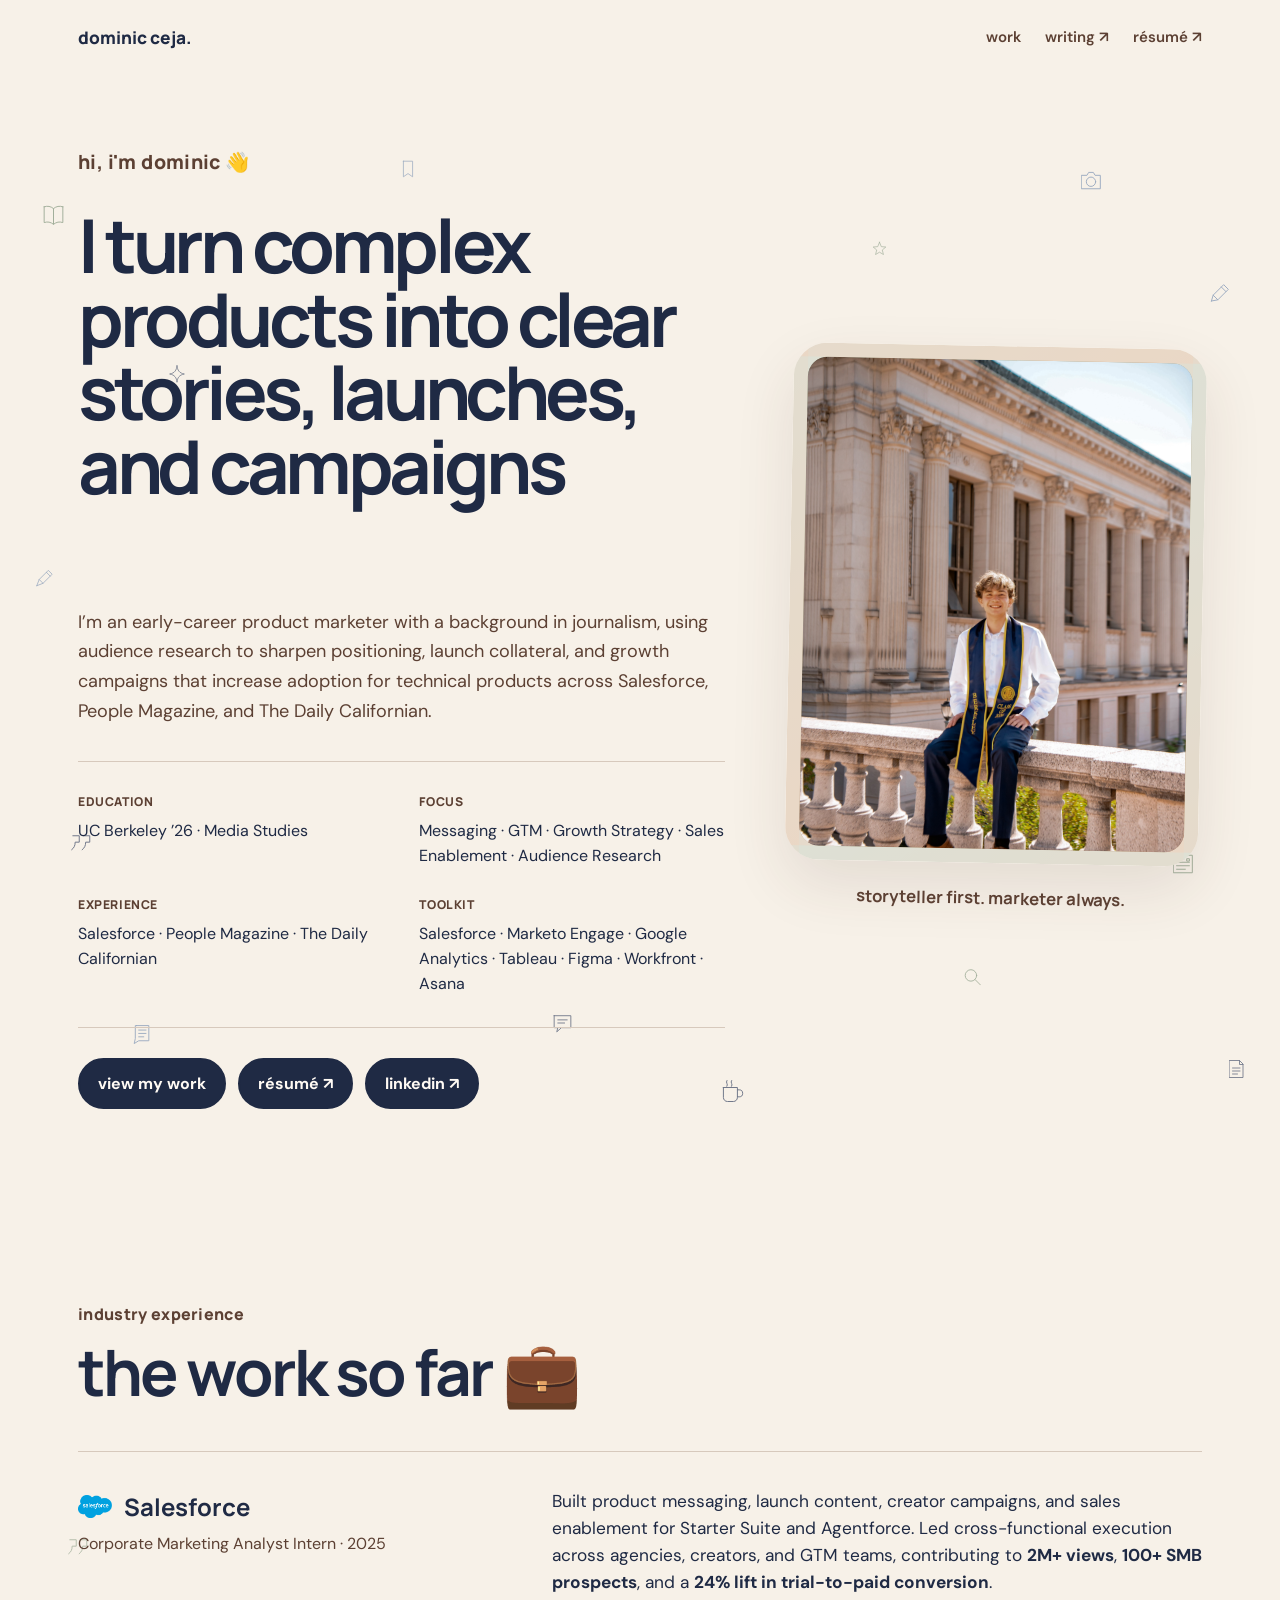
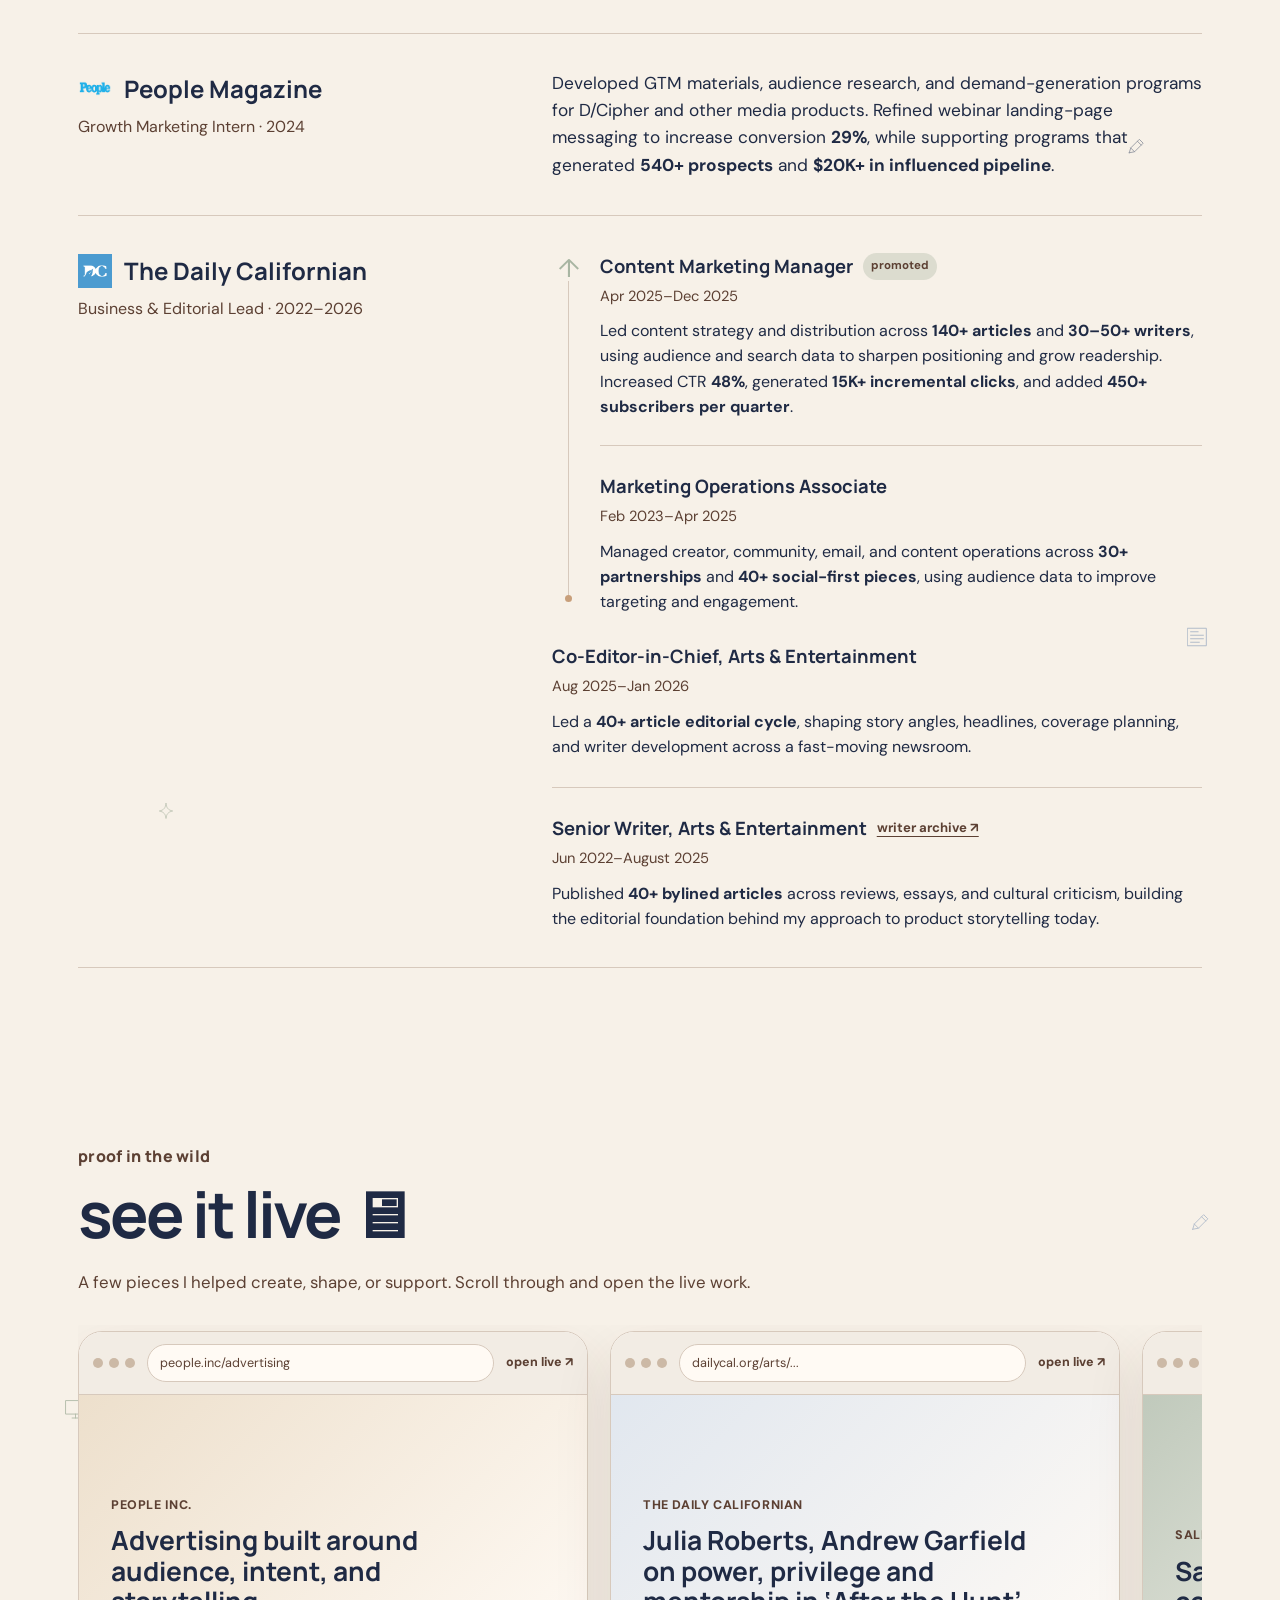
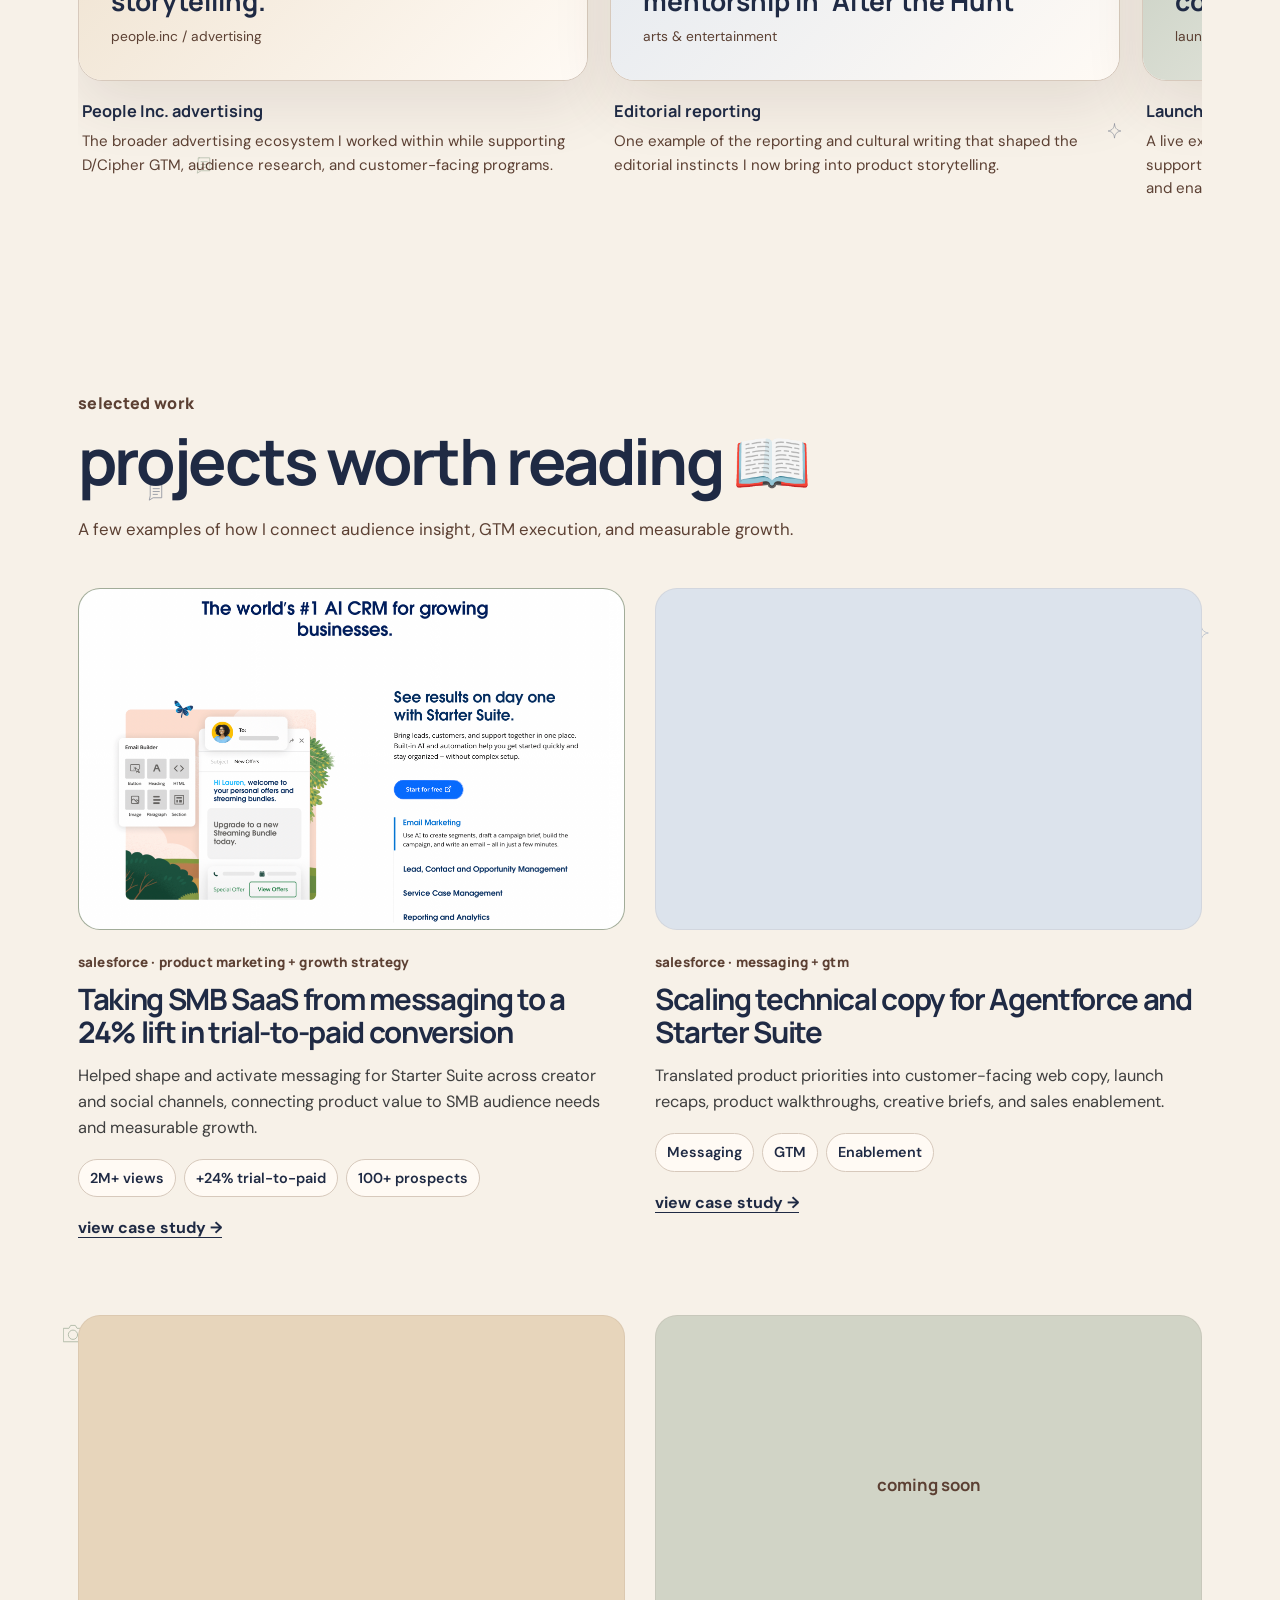
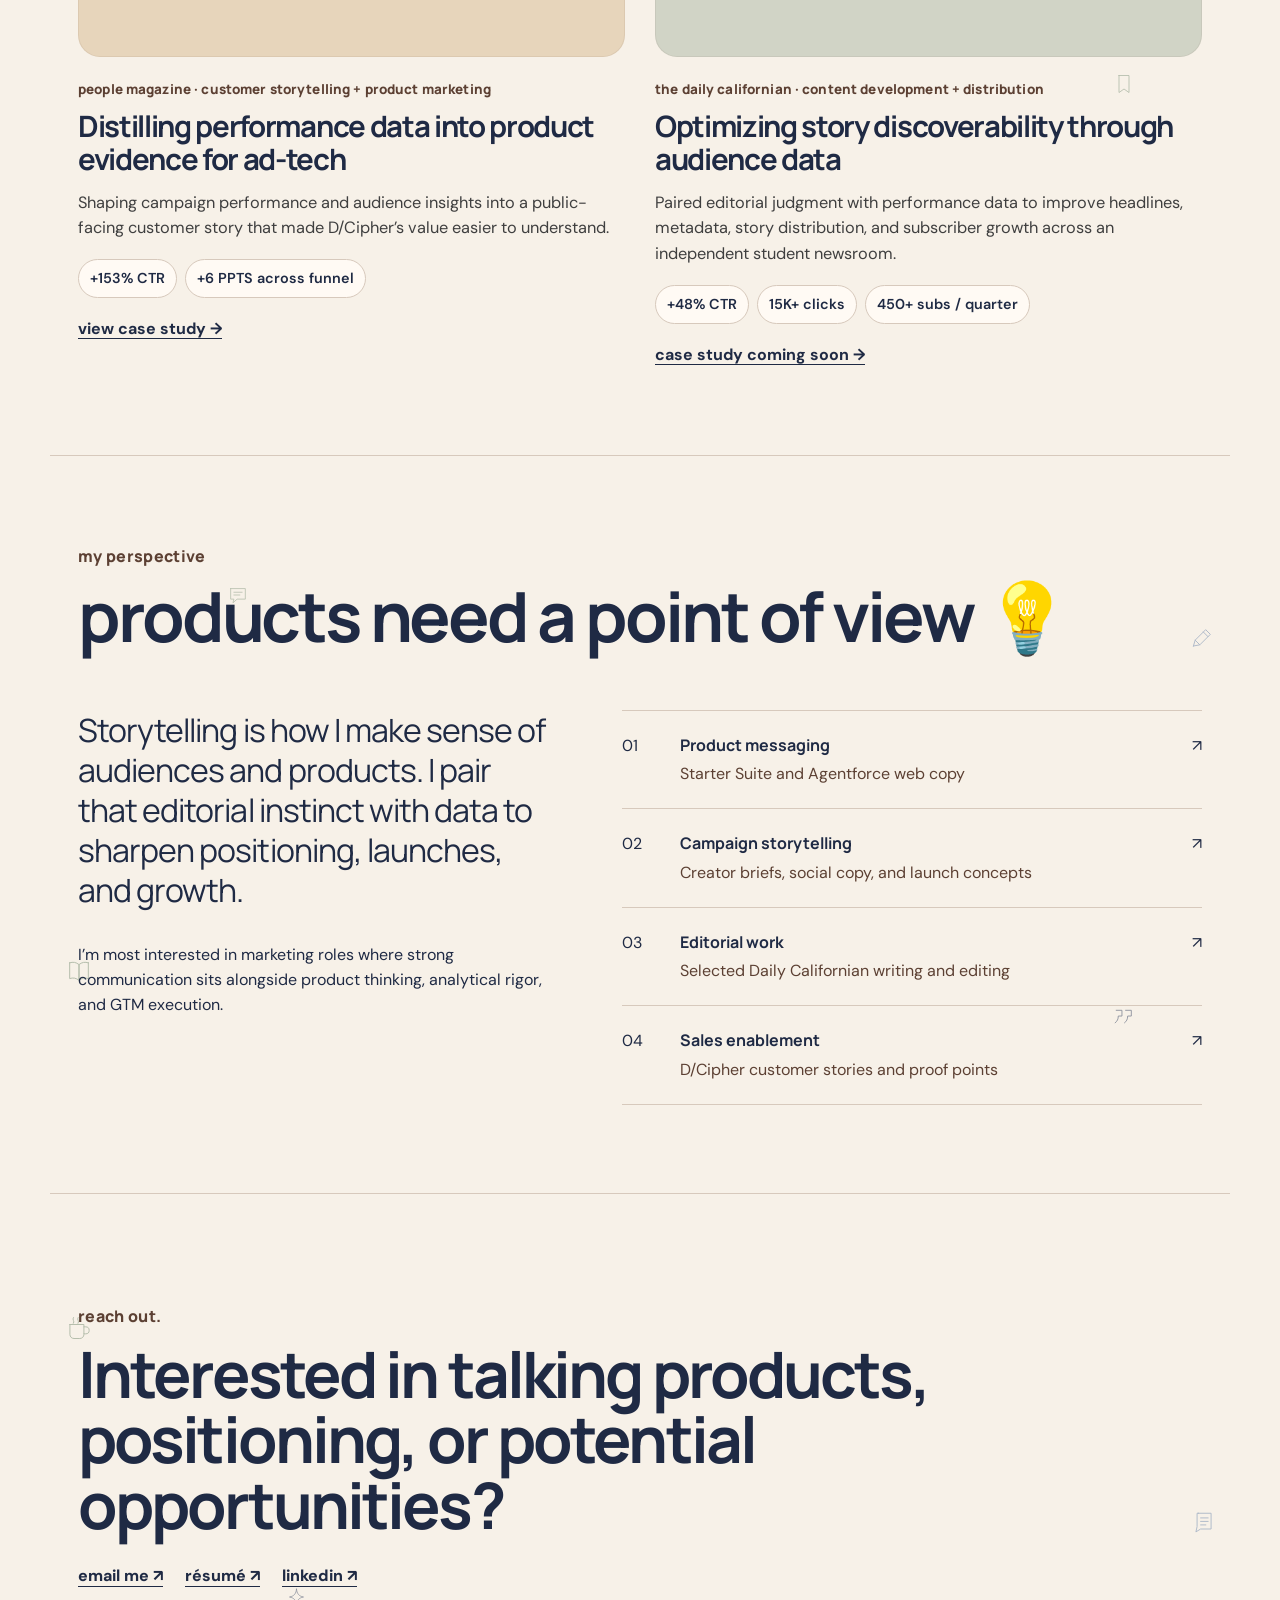
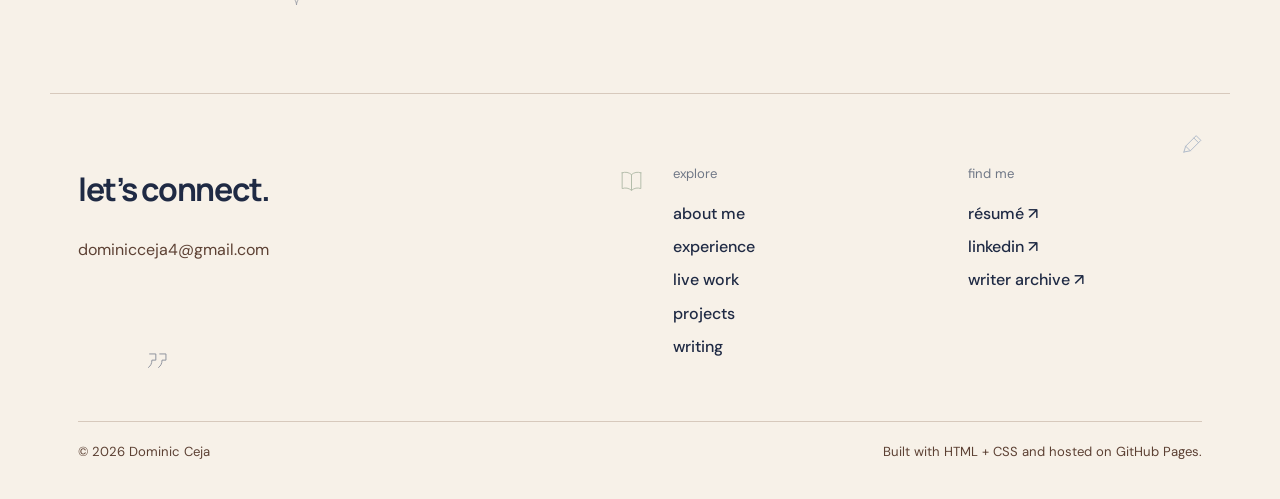
<file: index.html>
<!DOCTYPE html>
<html lang="en">
<head>
  <meta charset="UTF-8" />
  <meta name="viewport" content="width=device-width, initial-scale=1.0" />
  <meta name="description" content="Dominic Ceja — product marketing, messaging, GTM, growth, and content." />
  <title>Dominic Ceja — Marketing Portfolio</title>

  <link rel="preconnect" href="https://fonts.googleapis.com">
  <link rel="preconnect" href="https://fonts.gstatic.com" crossorigin>
  <link href="https://fonts.googleapis.com/css2?family=DM+Sans:wght@400;500;600;700&family=Manrope:wght@500;600;700;800&display=swap" rel="stylesheet">

  <link rel="stylesheet" href="style.css" />
</head>

<body>

  <!-- CUSTOM CURSOR -->
  <div class="cursor-dot" aria-hidden="true">
    <span class="cursor-label"></span>
  </div>


  <!-- HEADER -->
  <header class="site-header">
    <a class="brand" href="#top">dominic ceja.</a>

    <nav>
      <a href="#work">work</a>
      <a 
        href="https://www.dailycal.org/users/profile/dominic%20ceja/"
        target="_blank"
        rel="noreferrer"
      >
        writing ↗
      </a>

      <a
        href="assets/Dominic-Ceja-Resume.pdf"
        target="_blank"
        rel="noreferrer"
      >
        résumé ↗
      </a>
    </nav>
  </header>


  <main id="top">

    <!-- HERO -->
    <div class="hero-stage">

      <div class="editorial-floaties" aria-hidden="true">

        <svg class="editorial-icon icon-book" viewBox="0 0 48 48">
          <path d="M8 10c6-2 11-1 16 3v27c-5-4-10-5-16-3V10Zm32 0c-6-2-11-1-16 3v27c5-4 10-5 16-3V10Z"/>
        </svg>

        <svg class="editorial-icon icon-pencil" viewBox="0 0 48 48">
          <path d="M11 36l3-10L32 8l8 8-18 18-11 2Z"/>
          <path d="m28 12 8 8M14 26l8 8"/>
        </svg>

        <svg class="editorial-icon icon-quotes" viewBox="0 0 48 48">
          <path d="M10 15h11v11H14c0 6-2 10-6 13M28 15h11v11h-7c0 6-2 10-6 13"/>
        </svg>

        <svg class="editorial-icon icon-paper" viewBox="0 0 48 48">
          <path d="M8 9h32v30H8z"/>
          <path d="M13 15h13M13 21h22M13 27h22M13 33h15M31 15h4v4h-4z"/>
        </svg>

        <svg class="editorial-icon icon-camera" viewBox="0 0 48 48">
          <path d="M8 16h9l3-5h8l3 5h9v23H8z"/>
          <circle cx="24" cy="27" r="8"/>
        </svg>

        <svg class="editorial-icon icon-spark" viewBox="0 0 48 48">
          <path d="M24 6c1 10 5 16 16 18-11 2-15 8-16 18-1-10-5-16-16-18 11-2 15-8 16-18Z"/>
        </svg>

        <svg class="editorial-icon icon-heart" viewBox="0 0 48 48">
          <path d="M24 39S8 30 8 18c0-5 4-9 9-9 3 0 6 2 7 5 1-3 4-5 7-5 5 0 9 4 9 9 0 12-16 21-16 21Z"/>
        </svg>

        <svg class="editorial-icon icon-note" viewBox="0 0 48 48">
          <path d="M15 9h22v27H19l-8 5 2-9V9h2Z"/>
          <path d="M19 17h13M19 23h13M19 29h9"/>
        </svg>

        <svg class="editorial-icon icon-coffee" viewBox="0 0 48 48">
          <path d="M11 18h24v17c0 4-3 7-7 7H18c-4 0-7-3-7-7V18Z"/>
          <path d="M35 22h3c4 0 6 2 6 6s-2 6-6 6h-3M17 6c-3 4 3 6 0 10M25 6c-3 4 3 6 0 10"/>
        </svg>

        <svg class="editorial-icon icon-magnify" viewBox="0 0 48 48">
          <circle cx="21" cy="21" r="11"/>
          <path d="m29 29 10 10"/>
        </svg>

        <svg class="editorial-icon icon-bookmark" viewBox="0 0 48 48">
          <path d="M14 7h20v34L24 34 14 41V7Z"/>
        </svg>

        <svg class="editorial-icon icon-bubble" viewBox="0 0 48 48">
          <path d="M8 10h32v23H22l-9 8 2-8H8V10Z"/>
          <path d="M15 18h18M15 24h13"/>
        </svg>

        <svg class="editorial-icon icon-star-extra" viewBox="0 0 48 48">
          <path d="M24 7l4.5 11 11.5 1-9 7.5 3 11.5-10-6-10 6 3-11.5-9-7.5 11.5-1L24 7Z"/>
        </svg>

        <svg class="editorial-icon icon-pen-extra" viewBox="0 0 48 48">
          <path d="M10 38l5-13L34 6l8 8-19 19-13 5Z"/>
          <path d="m30 10 8 8M15 25l8 8"/>
        </svg>

        <svg class="editorial-icon icon-page-extra" viewBox="0 0 48 48">
          <path d="M11 7h20l7 7v27H11Z"/>
          <path d="M31 7v8h7M17 22h15M17 28h15M17 34h10"/>
        </svg>

      </div>


      <section class="hero section">

        <div class="hero-copy">

          <p class="eyebrow hero-eyebrow">
            hi, i'm dominic 👋
          </p>

          <h1 class="typewriter-heading">

            <span
              class="typewriter-ghost"
              aria-hidden="true"
            >
              I turn complex products into clear stories, launches, and campaigns that resonate.
            </span>

            <span
              class="typewriter-text"
              data-text="I turn complex products into clear stories, launches, and campaigns that resonate."
              aria-label="I turn complex products into clear stories, launches, and campaigns that resonate."
            ></span>

          </h1>


          <p class="hero-intro">
            I’m an early-career product marketer with a background in journalism,
            using audience research to sharpen positioning, launch collateral, and
            growth campaigns that increase adoption for technical products across
            Salesforce, People Magazine, and The Daily Californian.
          </p>


          <div class="facts-grid">

            <div>
              <span class="fact-label">education</span>
              <p>UC Berkeley ’26 · Media Studies</p>
            </div>

            <div>
              <span class="fact-label">focus</span>
              <p>
                Messaging · GTM · Growth Strategy · Sales Enablement ·
                Audience Research
              </p>
            </div>

            <div>
              <span class="fact-label">experience</span>
              <p>
                Salesforce · People Magazine · The Daily Californian
              </p>
            </div>

            <div>
              <span class="fact-label">toolkit</span>
              <p>
                Salesforce · Marketo Engage · Google Analytics · Tableau ·
                Figma · Workfront · Asana
              </p>
            </div>

          </div>


          <div class="hero-actions">

            <a
              class="button button-primary"
              href="#work"
            >
              view my work
            </a>

            <a
              class="button button-resume"
              href="assets/Dominic-Ceja-Resume.pdf"
              target="_blank"
              rel="noreferrer"
            >
              résumé ↗
            </a>

            <a
              class="button button-linkedin"
              href="https://www.linkedin.com/in/dominic-ceja-4233802a6/"
              target="_blank"
              rel="noreferrer"
            >
              linkedin ↗
            </a>

          </div>

        </div>


        <div class="portrait-card">

          <div class="portrait-photo">

            <img
              src="assets/dominic-ceja-headshot.jpg"
              alt="Portrait of Dominic Ceja at UC Berkeley"
            >

          </div>

          <p class="microcopy">
            storyteller first. marketer always.
          </p>

        </div>

      </section>

    </div>



    <!-- EXPERIENCE -->
    <section
      class="section decorated-section"
      id="experience"
    >

      <div class="section-floaties" aria-hidden="true">

        <svg class="editorial-icon section-icon exp-quote" viewBox="0 0 48 48">
          <path d="M10 15h11v11H14c0 6-2 10-6 13M28 15h11v11h-7c0 6-2 10-6 13"/>
        </svg>

        <svg class="editorial-icon section-icon exp-paper" viewBox="0 0 48 48">
          <path d="M8 9h32v30H8z"/>
          <path d="M13 15h13M13 21h22M13 27h22M13 33h15"/>
        </svg>

        <svg class="editorial-icon section-icon exp-pencil" viewBox="0 0 48 48">
          <path d="M11 36l3-10L32 8l8 8-18 18-11 2Z"/>
          <path d="m28 12 8 8M14 26l8 8"/>
        </svg>

        <svg class="editorial-icon section-icon exp-spark" viewBox="0 0 48 48">
          <path d="M24 6c1 10 5 16 16 18-11 2-15 8-16 18-1-10-5-16-16-18 11-2 15-8 16-18Z"/>
        </svg>

      </div>


      <div class="section-heading">

        <p class="eyebrow">
          industry experience
        </p>

        <h2>
          the work so far 💼
        </h2>

      </div>


      <div class="experience-list">

        <!-- SALESFORCE -->
        <article class="experience-card">

          <div>

            <div class="company-heading">

              <img
                class="company-logo"
                src="assets/salesforce-logo.png"
                alt=""
                aria-hidden="true"
              >

              <p class="company">
                Salesforce
              </p>

            </div>

            <p class="role">
              Corporate Marketing Analyst Intern · 2025
            </p>

          </div>


          <p>
            Built product messaging, launch content, creator campaigns, and sales
            enablement for Starter Suite and Agentforce. Led cross-functional
            execution across agencies, creators, and GTM teams, contributing to
            <strong>2M+ views</strong>,
            <strong>100+ SMB prospects</strong>, and a
            <strong>24% lift in trial-to-paid conversion</strong>.
          </p>

        </article>



        <!-- PEOPLE -->
        <article class="experience-card">

          <div>

            <div class="company-heading">

              <img
                class="company-logo"
                src="assets/people-inc-logo.png"
                alt=""
                aria-hidden="true"
              >

              <p class="company">
                People Magazine
              </p>

            </div>

            <p class="role">
              Growth Marketing Intern · 2024
            </p>

          </div>


          <p>
            Developed GTM materials, audience research, and demand-generation
            programs for D/Cipher and other media products. Refined webinar
            landing-page messaging to increase conversion
            <strong>29%</strong>, while supporting programs that generated
            <strong>540+ prospects</strong> and
            <strong>$20K+ in influenced pipeline</strong>.
          </p>

        </article>



        <!-- DAILY CAL -->
        <article class="experience-card experience-card-stacked">

          <div>

            <div class="company-heading">

              <img
                class="company-logo"
                src="assets/daily-cal-logo.png"
                alt=""
                aria-hidden="true"
              >

              <p class="company">
                The Daily Californian
              </p>

            </div>

            <p class="role">
              Business &amp; Editorial Lead · 2022–2026
            </p>

          </div>


          <div class="role-stack">

            <div class="promotion-group">

              <div
                class="promotion-rail"
                aria-hidden="true"
              >
                <div class="promotion-arrow">
                  ↑
                </div>

                <div class="promotion-line"></div>

                <div class="promotion-start-dot"></div>
              </div>


              <div class="promotion-roles">

                <div class="role-block promoted-role">

                  <div class="role-heading">

                    <p class="role-title">
                      Content Marketing Manager
                    </p>

                    <span class="promotion-badge">
                      promoted
                    </span>

                  </div>

                  <p class="role-dates">
                    Apr 2025–Dec 2025
                  </p>

                  <p>
                    Led content strategy and distribution across
                    <strong>140+ articles</strong> and
                    <strong>30–50+ writers</strong>, using audience and search
                    data to sharpen positioning and grow readership. Increased
                    CTR <strong>48%</strong>, generated
                    <strong>15K+ incremental clicks</strong>, and added
                    <strong>450+ subscribers per quarter</strong>.
                  </p>

                </div>


                <div class="role-block origin-role">

                  <p class="role-title">
                    Marketing Operations Associate
                  </p>

                  <p class="role-dates">
                    Feb 2023–Apr 2025
                  </p>

                  <p>
                    Managed creator, community, email, and content operations
                    across <strong>30+ partnerships</strong> and
                    <strong>40+ social-first pieces</strong>, using audience
                    data to improve targeting and engagement.
                  </p>

                </div>

              </div>

            </div>


            <div class="role-block">

              <p class="role-title">
                Co-Editor-in-Chief, Arts &amp; Entertainment
              </p>

              <p class="role-dates">
                Aug 2025–Jan 2026
              </p>

              <p>
                Led a <strong>40+ article editorial cycle</strong>, shaping
                story angles, headlines, coverage planning, and writer
                development across a fast-moving newsroom.
              </p>

            </div>


            <div class="role-block">

              <div class="role-heading">

                <p class="role-title">
                  Senior Writer, Arts &amp; Entertainment
                </p>

                <a
                  class="archive-link"
                  href="https://www.dailycal.org/users/profile/dominic%20ceja/"
                  target="_blank"
                  rel="noreferrer"
                >
                  writer archive ↗
                </a>

              </div>

              <p class="role-dates">
                Jun 2022–August 2025
              </p>

              <p>
                Published <strong>40+ bylined articles</strong> across reviews,
                essays, and cultural criticism, building the editorial
                foundation behind my approach to product storytelling today.
              </p>

            </div>

          </div>

        </article>

      </div>

    </section>



    <!-- SEE IT LIVE -->
    <section
      class="section decorated-section live-work-section"
      id="live-work"
    >

      <div class="section-floaties" aria-hidden="true">

        <svg class="editorial-icon section-icon live-monitor" viewBox="0 0 48 48">
          <path d="M7 9h34v24H7zM18 40h12M24 33v7"/>
        </svg>

        <svg class="editorial-icon section-icon live-pencil" viewBox="0 0 48 48">
          <path d="M11 36l3-10L32 8l8 8-18 18-11 2Z"/>
          <path d="m28 12 8 8M14 26l8 8"/>
        </svg>

        <svg class="editorial-icon section-icon live-spark" viewBox="0 0 48 48">
          <path d="M24 6c1 10 5 16 16 18-11 2-15 8-16 18-1-10-5-16-16-18 11-2 15-8 16-18Z"/>
        </svg>

        <svg class="editorial-icon section-icon live-note-extra" viewBox="0 0 48 48">
          <path d="M15 9h22v27H19l-8 5 2-9V9h2Z"/>
          <path d="M19 17h13M19 23h13M19 29h9"/>
        </svg>

      </div>


      <div class="section-heading live-heading">

        <p class="eyebrow">
          proof in the wild
        </p>

        <h2>
          see it live 🖥
        </h2>

        <p class="section-subhead">
          A few pieces I helped create, shape, or support.
          Scroll through and open the live work.
        </p>

      </div>


      <div
        class="live-carousel"
        aria-label="Live work examples"
      >

        <!-- PEOPLE -->
        <article class="live-card">

          <div class="live-browser">

            <div class="live-browser-toolbar">

              <div class="live-browser-dots">
                <i></i>
                <i></i>
                <i></i>
              </div>

              <div class="live-browser-url">
                people.inc/advertising
              </div>

              <a
                class="live-open"
                href="https://www.people.inc/advertising"
                target="_blank"
                rel="noreferrer"
              >
                open live ↗
              </a>

            </div>


            <a
              class="live-screen live-screen-people"
              href="https://www.people.inc/advertising"
              target="_blank"
              rel="noreferrer"
            >

              <span class="live-screen-label">
                People Inc.
              </span>

              <strong>
                Advertising built around audience, intent, and storytelling.
              </strong>

              <span>
                people.inc / advertising
              </span>

            </a>

          </div>


          <div class="live-caption">

            <strong>
              People Inc. advertising
            </strong>

            <p>
              The broader advertising ecosystem I worked within while
              supporting D/Cipher GTM, audience research, and
              customer-facing programs.
            </p>

          </div>

        </article>



        <!-- DAILY CAL -->
        <article class="live-card">

          <div class="live-browser">

            <div class="live-browser-toolbar">

              <div class="live-browser-dots">
                <i></i>
                <i></i>
                <i></i>
              </div>

              <div class="live-browser-url">
                dailycal.org/arts/...
              </div>

              <a
                class="live-open"
                href="https://www.dailycal.org/arts/film-and-television/julia-roberts-andrew-garfield-on-power-privilege-and-mentorship-in-after-the-hunt/article_5d209c83-205f-4e16-973b-3d616367f06c.html"
                target="_blank"
                rel="noreferrer"
              >
                open live ↗
              </a>

            </div>


            <a
              class="live-screen live-screen-dailycal"
              href="https://www.dailycal.org/arts/film-and-television/julia-roberts-andrew-garfield-on-power-privilege-and-mentorship-in-after-the-hunt/article_5d209c83-205f-4e16-973b-3d616367f06c.html"
              target="_blank"
              rel="noreferrer"
            >

              <span class="live-screen-label">
                The Daily Californian
              </span>

              <strong>
                Julia Roberts, Andrew Garfield on power, privilege and
                mentorship in ‘After the Hunt’
              </strong>

              <span>
                arts &amp; entertainment
              </span>

            </a>

          </div>


          <div class="live-caption">

            <strong>
              Editorial reporting
            </strong>

            <p>
              One example of the reporting and cultural writing that shaped
              the editorial instincts I now bring into product storytelling.
            </p>

          </div>

        </article>



        <!-- SALESFORCE CHANNELS -->
        <article class="live-card">

          <div class="live-browser">

            <div class="live-browser-toolbar">

              <div class="live-browser-dots">
                <i></i>
                <i></i>
                <i></i>
              </div>

              <div class="live-browser-url">
                slack.com/resources/...
              </div>

              <a
                class="live-open"
                href="https://slack.com/resources/slack-for-admins/salesforce-channels-launch-communications"
                target="_blank"
                rel="noreferrer"
              >
                open live ↗
              </a>

            </div>


            <a
              class="live-screen live-screen-slack"
              href="https://slack.com/resources/slack-for-admins/salesforce-channels-launch-communications"
              target="_blank"
              rel="noreferrer"
            >

              <span class="live-screen-label">
                Salesforce × Slack
              </span>

              <strong>
                Salesforce channels: Launch communications
              </strong>

              <span>
                launch messaging + enablement
              </span>

            </a>

          </div>


          <div class="live-caption">

            <strong>
              Launch communications
            </strong>

            <p>
              A live example connected to the Salesforce Channels launch work
              I supported, where product value had to stay clear across
              customer and enablement touchpoints.
            </p>

          </div>

        </article>



        <!-- PRO SUITE -->
        <article class="live-card">

          <div class="live-browser">

            <div class="live-browser-toolbar">

              <div class="live-browser-dots">
                <i></i>
                <i></i>
                <i></i>
              </div>

              <div class="live-browser-url">
                salesforce.com/small-business/pro-suite/
              </div>

              <a
                class="live-open"
                href="https://www.salesforce.com/small-business/pro-suite/"
                target="_blank"
                rel="noreferrer"
              >
                open live ↗
              </a>

            </div>


            <a
              class="live-screen live-screen-salesforce"
              href="https://www.salesforce.com/small-business/pro-suite/"
              target="_blank"
              rel="noreferrer"
            >

              <span class="live-screen-label">
                Salesforce
              </span>

              <strong>
                Pro Suite
              </strong>

              <span>
                SMB product messaging
              </span>

            </a>

          </div>


          <div class="live-caption">

            <strong>
              SMB product experience
            </strong>

            <p>
              A look at the broader SMB suite where I worked on product
              messaging, launch content, and growth programs designed to make
              Salesforce easier to understand and adopt.
            </p>

          </div>

        </article>

      </div>

    </section>



    <!-- PROJECTS -->
    <section
      class="section decorated-section"
      id="work"
    >

      <div class="section-floaties" aria-hidden="true">

        <svg class="editorial-icon section-icon work-camera" viewBox="0 0 48 48">
          <path d="M8 16h9l3-5h8l3 5h9v23H8z"/>
          <circle cx="24" cy="27" r="8"/>
        </svg>

        <svg class="editorial-icon section-icon work-spark" viewBox="0 0 48 48">
          <path d="M24 6c1 10 5 16 16 18-11 2-15 8-16 18-1-10-5-16-16-18 11-2 15-8 16-18Z"/>
        </svg>

        <svg class="editorial-icon section-icon work-note" viewBox="0 0 48 48">
          <path d="M15 9h22v27H19l-8 5 2-9V9h2Z"/>
          <path d="M19 17h13M19 23h13M19 29h9"/>
        </svg>

        <svg class="editorial-icon section-icon work-bookmark" viewBox="0 0 48 48">
          <path d="M14 7h20v34L24 34 14 41V7Z"/>
        </svg>

      </div>


      <div class="section-heading">

        <p class="eyebrow">
          selected work
        </p>

        <h2>
          projects worth reading 📖
        </h2>

        <p class="section-subhead">
          A few examples of how I connect audience insight,
          GTM execution, and measurable growth.
        </p>

      </div>


      <div class="project-grid">

        <!-- SMB GROWTH -->
        <article class="project-card">

          <div class="project-visual visual-one">

            <img
              src="assets/starter-suite-overview.png"
              alt="Starter Suite product page showing Salesforce CRM for growing businesses"
            >

          </div>

          <div class="project-meta">
            Salesforce · Product Marketing + Growth Strategy
          </div>

          <h3>
            Taking SMB SaaS from messaging to a 24% lift in
            trial-to-paid conversion
          </h3>

          <p>
            Helped shape and activate messaging for Starter Suite across
            creator and social channels, connecting product value to SMB
            audience needs and measurable growth.
          </p>

          <div class="metrics">
            <span>2M+ views</span>
            <span>+24% trial-to-paid</span>
            <span>100+ prospects</span>
          </div>

          <a
            class="text-link"
            href="case-study-salesforce-growth.html"
          >
            view case study →
          </a>

        </article>



        <!-- SALESFORCE GTM -->
        <article class="project-card">

          <div class="project-visual visual-two">

            <video
              autoplay
              muted
              loop
              playsinline
            >
              <source
                src="assets/agentforce-demo.mp4"
                type="video/mp4"
              >
            </video>

          </div>

          <div class="project-meta">
            Salesforce · Messaging + GTM
          </div>

          <h3>
            Scaling technical copy for Agentforce and Starter Suite
          </h3>

          <p>
            Translated product priorities into customer-facing web copy,
            launch recaps, product walkthroughs, creative briefs, and
            sales enablement.
          </p>

          <div class="metrics">
            <span>Messaging</span>
            <span>GTM</span>
            <span>Enablement</span>
          </div>

          <a
            class="text-link"
            href="case-study-salesforce-gtm.html"
          >
            view case study →
          </a>

        </article>



        <!-- D/CIPHER -->
        <article class="project-card">

          <div class="project-visual visual-three">

            <video
              autoplay
              muted
              loop
              playsinline
            >
              <source
                src="assets/dcipher-overview.mp4"
                type="video/mp4"
              >
            </video>

          </div>

          <div class="project-meta">
            People Magazine · Customer Storytelling + Product Marketing
          </div>

          <h3>
            Distilling performance data into product evidence for ad-tech
          </h3>

          <p>
            Shaping campaign performance and audience insights into a
            public-facing customer story that made D/Cipher’s value easier
            to understand.
          </p>

          <div class="metrics">
            <span>+153% CTR</span>
            <span>+6 PPTS across funnel</span>
          </div>

          <a
            class="text-link"
            href="case-study-people-conversion.html"
          >
            view case study →
          </a>

        </article>



        <!-- DAILY CAL -->
        <article class="project-card">

          <div class="project-visual visual-four">

            <span class="coming-soon">
              coming soon
            </span>

          </div>

          <div class="project-meta">
            The Daily Californian · Content Development + Distribution
          </div>

          <h3>
            Optimizing story discoverability through audience data
          </h3>

          <p>
            Paired editorial judgment with performance data to improve
            headlines, metadata, story distribution, and subscriber growth
            across an independent student newsroom.
          </p>

          <div class="metrics">
            <span>+48% CTR</span>
            <span>15K+ clicks</span>
            <span>450+ subs / quarter</span>
          </div>

          <span class="text-link coming-link">
            case study coming soon →
          </span>

        </article>

      </div>

    </section>



    <!-- PERSPECTIVE -->
    <section
      class="section writing-section decorated-section"
      id="writing"
    >

      <div class="section-floaties" aria-hidden="true">

        <svg class="editorial-icon section-icon writing-book" viewBox="0 0 48 48">
          <path d="M8 10c6-2 11-1 16 3v27c-5-4-10-5-16-3V10Zm32 0c-6-2-11-1-16 3v27c5-4 10-5 16-3V10Z"/>
        </svg>

        <svg class="editorial-icon section-icon writing-pencil" viewBox="0 0 48 48">
          <path d="M11 36l3-10L32 8l8 8-18 18-11 2Z"/>
          <path d="m28 12 8 8M14 26l8 8"/>
        </svg>

        <svg class="editorial-icon section-icon writing-quotes" viewBox="0 0 48 48">
          <path d="M10 15h11v11H14c0 6-2 10-6 13M28 15h11v11h-7c0 6-2 10-6 13"/>
        </svg>

        <svg class="editorial-icon section-icon writing-note-extra" viewBox="0 0 48 48">
          <path d="M8 10h32v23H22l-9 8 2-8H8V10Z"/>
          <path d="M15 18h18M15 24h13"/>
        </svg>

      </div>


      <div class="section-heading perspective-heading">

        <p class="eyebrow">
          my perspective
        </p>

        <h2 class="perspective-title">
          products need a point of view 💡
        </h2>

      </div>


      <div class="writing-layout">

        <div class="writing-intro">

          <p class="big-copy">
            Storytelling is how I make sense of audiences and products.
            I pair that editorial instinct with data to sharpen positioning,
            launches, and growth.
          </p>

          <p>
            I’m most interested in marketing roles where strong communication
            sits alongside product thinking, analytical rigor, and GTM execution.
          </p>

        </div>


        <div class="writing-list">

          <a
            href="case-study-salesforce-gtm.html"
            class="writing-item"
          >

            <span>01</span>

            <div>
              <strong>Product messaging</strong>
              <p>Starter Suite and Agentforce web copy</p>
            </div>

            <span>↗</span>

          </a>


          <a
            href="case-study-salesforce-growth.html"
            class="writing-item"
          >

            <span>02</span>

            <div>
              <strong>Campaign storytelling</strong>
              <p>Creator briefs, social copy, and launch concepts</p>
            </div>

            <span>↗</span>

          </a>


          <a
            href="https://www.dailycal.org/users/profile/dominic%20ceja/"
            class="writing-item"
            target="_blank"
            rel="noreferrer"
          >

            <span>03</span>

            <div>
              <strong>Editorial work</strong>
              <p>Selected Daily Californian writing and editing</p>
            </div>

            <span>↗</span>

          </a>


          <a
            href="case-study-people-conversion.html"
            class="writing-item"
          >

            <span>04</span>

            <div>
              <strong>Sales enablement</strong>
              <p>D/Cipher customer stories and proof points</p>
            </div>

            <span>↗</span>

          </a>

        </div>

      </div>

    </section>



    <!-- CONTACT -->
    <section class="contact section decorated-section">

      <div class="section-floaties" aria-hidden="true">

        <svg class="editorial-icon section-icon contact-coffee" viewBox="0 0 48 48">
          <path d="M11 18h24v17c0 4-3 7-7 7H18c-4 0-7-3-7-7V18Z"/>
          <path d="M35 22h3c4 0 6 2 6 6s-2 6-6 6h-3M17 6c-3 4 3 6 0 10M25 6c-3 4 3 6 0 10"/>
        </svg>

        <svg class="editorial-icon section-icon contact-note" viewBox="0 0 48 48">
          <path d="M15 9h22v27H19l-8 5 2-9V9h2Z"/>
          <path d="M19 17h13M19 23h13M19 29h9"/>
        </svg>

        <svg class="editorial-icon section-icon contact-spark" viewBox="0 0 48 48">
          <path d="M24 6c1 10 5 16 16 18-11 2-15 8-16 18-1-10-5-16-16-18 11-2 15-8 16-18Z"/>
        </svg>

      </div>


      <p class="eyebrow">
        reach out.
      </p>

      <h2>
        Interested in talking products, positioning, or potential opportunities?
      </h2>


      <div class="contact-links">

        <a href="mailto:dominicceja4@gmail.com">
          email me ↗
        </a>

        <a
          href="assets/Dominic-Ceja-Resume.pdf"
          target="_blank"
          rel="noreferrer"
        >
          résumé ↗
        </a>

        <a
          href="https://www.linkedin.com/in/dominic-ceja-4233802a6/"
          target="_blank"
          rel="noreferrer"
        >
          linkedin ↗
        </a>

      </div>

    </section>

  </main>



  <!-- FOOTER -->
  <footer class="site-footer">

    <div class="footer-floaties" aria-hidden="true">

      <svg class="editorial-icon footer-icon footer-book" viewBox="0 0 48 48">
        <path d="M8 10c6-2 11-1 16 3v27c-5-4-10-5-16-3V10Zm32 0c-6-2-11-1-16 3v27c5-4 10-5 16-3V10Z"/>
      </svg>

      <svg class="editorial-icon footer-icon footer-pencil" viewBox="0 0 48 48">
        <path d="M11 36l3-10L32 8l8 8-18 18-11 2Z"/>
        <path d="m28 12 8 8M14 26l8 8"/>
      </svg>

      <svg class="editorial-icon footer-icon footer-quotes" viewBox="0 0 48 48">
        <path d="M10 15h11v11H14c0 6-2 10-6 13M28 15h11v11h-7c0 6-2 10-6 13"/>
      </svg>

    </div>


    <div class="footer-grid">

      <div class="footer-connect">

        <p class="footer-title">
          let’s connect.
        </p>

        <a href="mailto:dominicceja4@gmail.com">
          dominicceja4@gmail.com
        </a>

      </div>


      <div class="footer-column">

        <p class="footer-label">
          explore
        </p>

        <a href="#top">about me</a>
        <a href="#experience">experience</a>
        <a href="#live-work">live work</a>
        <a href="#work">projects</a>
        <a href="#writing">writing</a>

      </div>


      <div class="footer-column">

        <p class="footer-label">
          find me
        </p>

        <a
          href="assets/Dominic-Ceja-Resume.pdf"
          target="_blank"
          rel="noreferrer"
        >
          résumé ↗
        </a>

        <a
          href="https://www.linkedin.com/in/dominic-ceja-4233802a6/"
          target="_blank"
          rel="noreferrer"
        >
          linkedin ↗
        </a>

        <a
          href="https://www.dailycal.org/users/profile/dominic%20ceja/"
          target="_blank"
          rel="noreferrer"
        >
          writer archive ↗
        </a>

      </div>

    </div>


    <div class="footer-bottom">

      <span>
        © 2026 Dominic Ceja
      </span>

      <span>
        Built with HTML + CSS and hosted on GitHub Pages.
      </span>

    </div>

  </footer>



  <!-- TYPEWRITER + CUSTOM CURSOR -->
  <script>

    document.addEventListener("DOMContentLoaded", () => {

      /* TYPEWRITER */
      const target = document.querySelector(".typewriter-text");

      if (target) {

        const text = target.dataset.text || "";

        if (
          window.matchMedia(
            "(prefers-reduced-motion: reduce)"
          ).matches
        ) {

          target.textContent = text;

        } else {

          target.textContent = "";

          let i = 0;

          const startDelay = 350;
          const speed = 34;

          window.setTimeout(() => {

            const timer = window.setInterval(() => {

              target.textContent += text.charAt(i);

              i += 1;

              if (i >= text.length) {
                window.clearInterval(timer);
              }

            }, speed);

          }, startDelay);

        }

      }


      /* BRANDON-STYLE CURSOR */
      const cursor =
        document.querySelector(".cursor-dot");

      const cursorLabel =
        document.querySelector(".cursor-label");

      const finePointer =
        window.matchMedia(
          "(hover: hover) and (pointer: fine)"
        );


      if (
        cursor &&
        cursorLabel &&
        finePointer.matches
      ) {

        document.body.classList.add(
          "custom-cursor-active"
        );


        window.addEventListener(
          "mousemove",
          (event) => {

            cursor.style.left =
              `${event.clientX}px`;

            cursor.style.top =
              `${event.clientY}px`;

            cursor.classList.add(
              "is-visible"
            );

          }
        );


        document
          .querySelectorAll(".project-card")
          .forEach((card) => {

            card.addEventListener(
              "mouseenter",
              () => {

                const isComingSoon =
                  Boolean(
                    card.querySelector(
                      ".coming-link"
                    )
                  );

                cursorLabel.textContent =
                  isComingSoon
                    ? "COMING SOON"
                    : "VIEW PROJECT";

                cursor.classList.add(
                  "is-project"
                );

              }
            );


            card.addEventListener(
              "mouseleave",
              () => {

                cursor.classList.remove(
                  "is-project"
                );

                cursorLabel.textContent = "";

              }
            );

          });


        document.addEventListener(
          "mouseleave",
          () => {
            cursor.classList.remove(
              "is-visible"
            );
          }
        );


        document.addEventListener(
          "mouseenter",
          () => {
            cursor.classList.add(
              "is-visible"
            );
          }
        );

      }

    });

  </script>

</body>
</html>
</file>
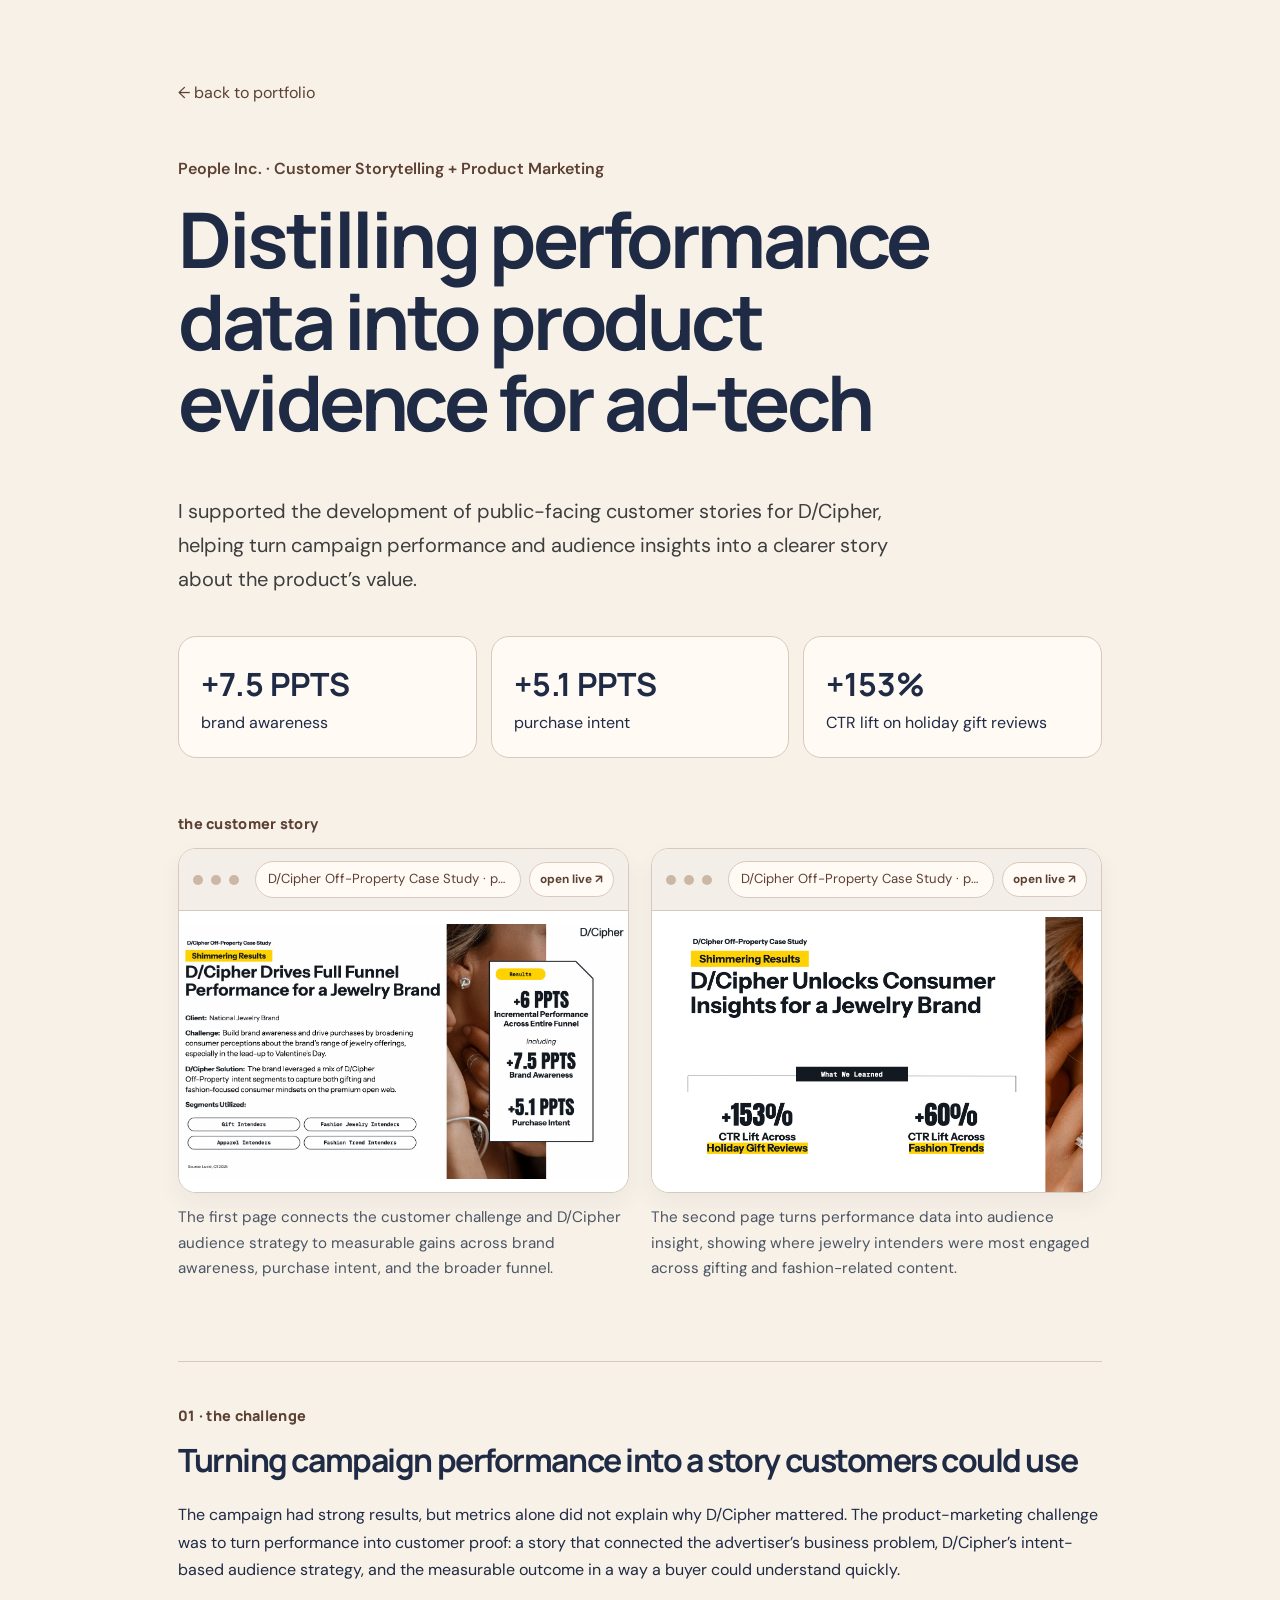
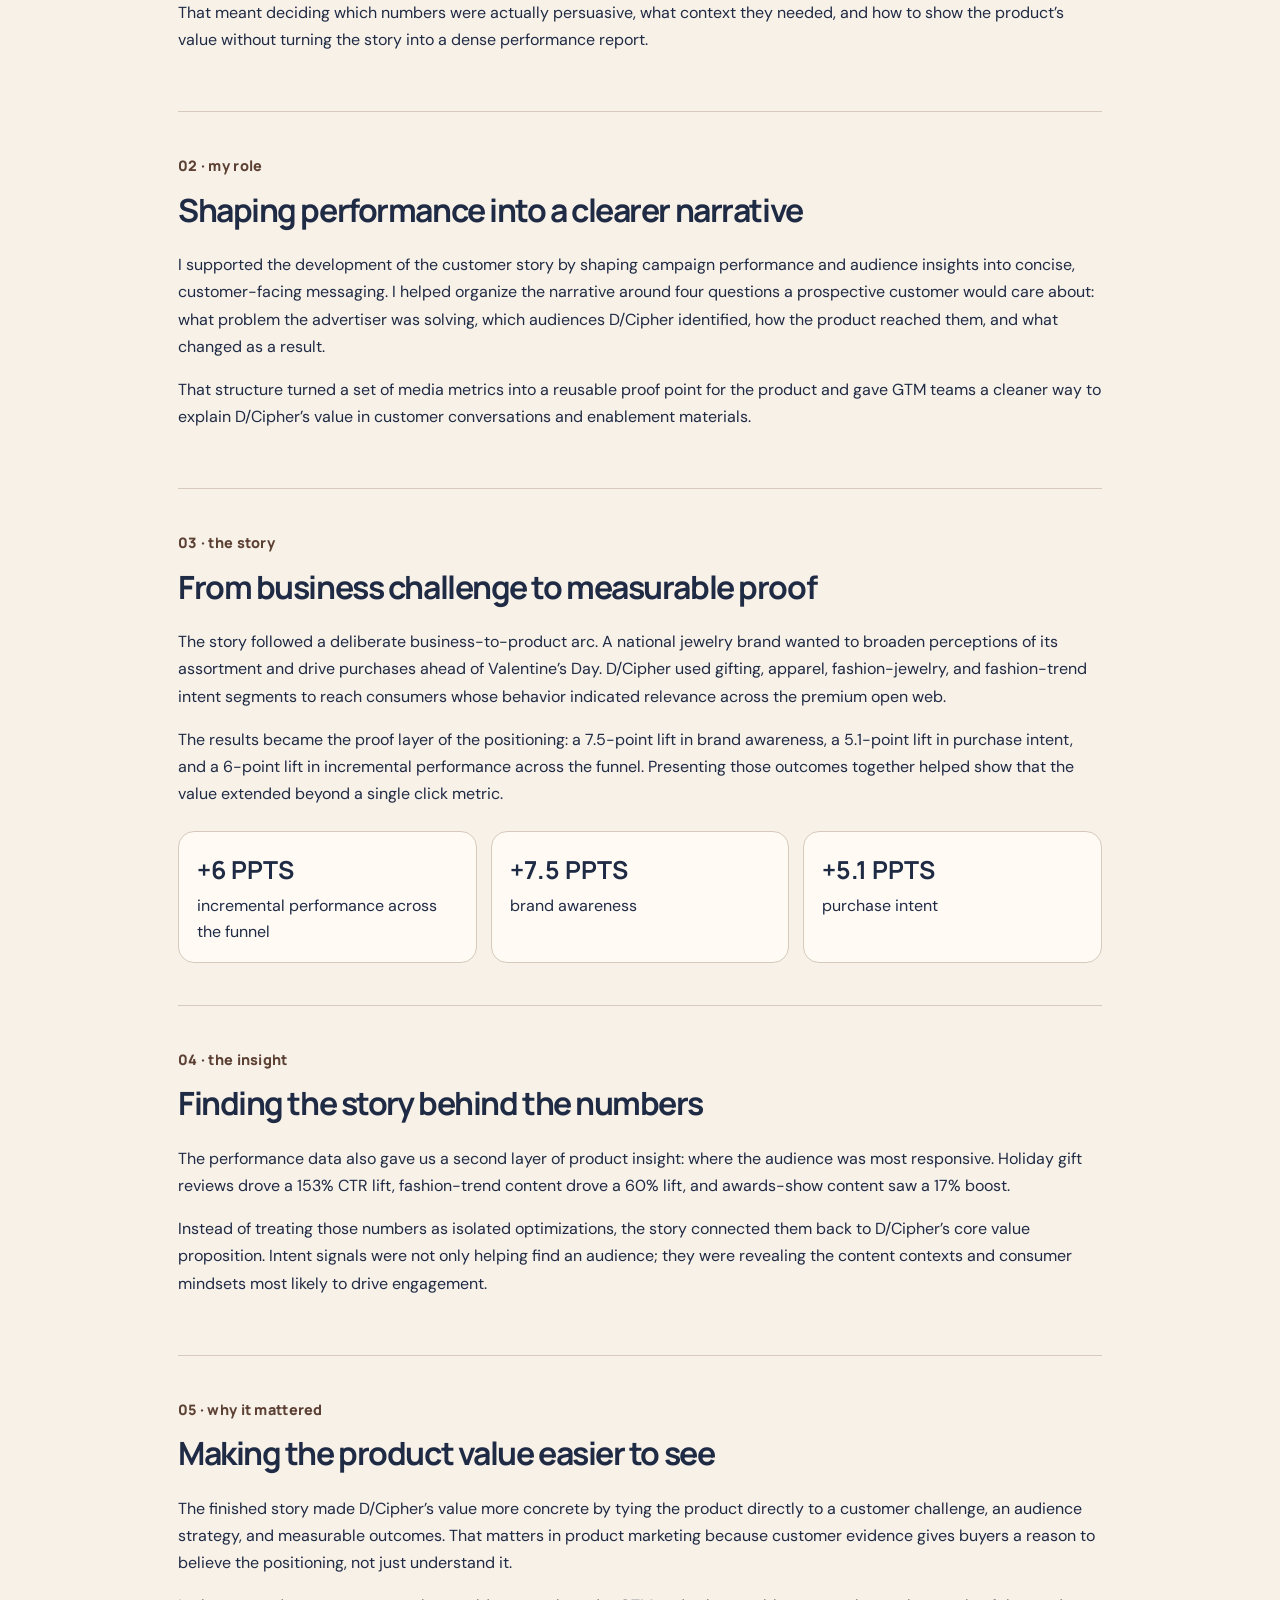
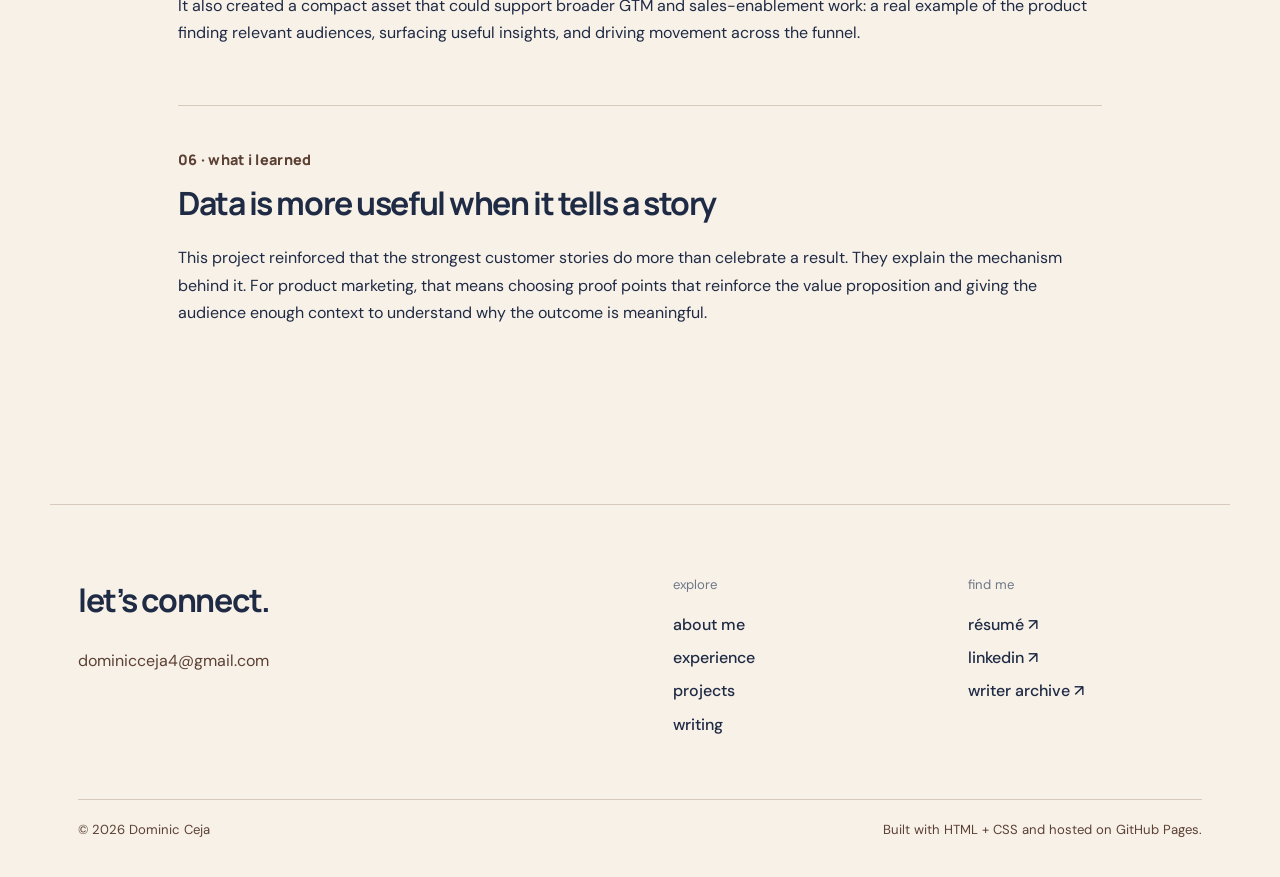
<file: case-study-people-conversion.html>
<!DOCTYPE html>
<html lang="en">

<head>

  <meta charset="UTF-8" />

  <meta
    name="viewport"
    content="width=device-width, initial-scale=1.0"
  />

  <title>
    Distilling performance data into product evidence for ad-tech — Dominic Ceja
  </title>

  <link rel="preconnect" href="https://fonts.googleapis.com">

  <link
    rel="preconnect"
    href="https://fonts.gstatic.com"
    crossorigin
  >

  <link
    href="https://fonts.googleapis.com/css2?family=DM+Sans:wght@400;500;600;700&family=Manrope:wght@500;600;700&display=swap"
    rel="stylesheet"
  >

  <link rel="stylesheet" href="style.css" />


  <style>

    .case-wrap {
      max-width: 980px;
      margin: 0 auto;
      padding: 80px 28px 120px;
    }

    .back {
      display: inline-block;
      margin-bottom: 50px;
      color: var(--muted);
      text-decoration: none;
    }

    .back:hover {
      color: var(--text);
    }

    .case-kicker {
      color: var(--muted);
      font-weight: 600;
    }

    .case-title {
      font-size: clamp(2.8rem, 6vw, 5.2rem);
      line-height: 1.06;
      max-width: 900px;
    }

    .case-summary {
      font-size: 1.25rem;
      color: #3e3e3e;
      max-width: 760px;
    }

    .case-stats {
      display: grid;
      grid-template-columns: repeat(3, 1fr);
      gap: 14px;
      margin: 40px 0 46px;
    }

    .case-stat {
      background: var(--surface);
      border: 1px solid var(--line);
      border-radius: 18px;
      padding: 22px;
    }

    .case-stat strong {
      display: block;
      font-family: "Manrope", sans-serif;
      font-size: 2rem;
    }

    .case-showcase {
      padding: 8px 0 64px;
    }

    .case-showcase .eyebrow {
      margin-bottom: 12px;
    }

    .story-grid {
      display: grid;
      grid-template-columns: repeat(2, minmax(0, 1fr));
      gap: 22px;
    }

    .story-card {
      min-width: 0;
    }

    .story-caption {
      margin-top: 12px;
      color: #4b5563;
      font-size: .95rem;
    }

    .case-section {
      padding: 42px 0;
      border-top: 1px solid var(--line);
    }

    .case-section h2 {
      font-size: 2rem;
      line-height: 1.2;
    }

    .proof-row {
      display: grid;
      grid-template-columns: repeat(3, 1fr);
      gap: 14px;
      margin-top: 24px;
    }

    .proof-card {
      border: 1px solid var(--line);
      border-radius: 16px;
      padding: 18px;
      background: var(--surface);
    }

    .proof-card strong {
      display: block;
      font-family: "Manrope", sans-serif;
      font-size: 1.55rem;
      margin-bottom: 4px;
    }

    .story-browser {
      border: 1px solid var(--line);
      border-radius: 18px;
      overflow: hidden;
      background: #fff;
      box-shadow: 0 10px 24px rgba(31, 42, 68, .05);
      transition:
        transform .18s ease,
        box-shadow .18s ease;
    }

    .story-browser:hover {
      transform: translateY(-2px);
      box-shadow: 0 16px 34px rgba(31, 42, 68, .09);
    }

    .story-browser-top {
      display: flex;
      align-items: center;
      gap: 8px;
      padding: 12px 14px;
      background: #f3efe8;
      border-bottom: 1px solid var(--line);
    }

    .story-browser-top i {
      width: 10px;
      height: 10px;
      border-radius: 50%;
      background: #cbb7a5;
      display: block;
      flex-shrink: 0;
    }

    .story-browser-address {
      margin-left: 8px;
      padding: 7px 12px;
      border: 1px solid var(--line);
      border-radius: 999px;
      background: #fffaf4;
      color: var(--muted);
      font-size: .82rem;
      flex: 1;
      white-space: nowrap;
      overflow: hidden;
      text-overflow: ellipsis;
    }

    .story-browser-address a {
      color: inherit;
      text-decoration: none;
    }

    .story-live-button {
      border: 1px solid var(--line);
      background: #fffaf4;
      color: var(--muted);
      border-radius: 999px;
      padding: 7px 10px;
      font: inherit;
      font-size: .74rem;
      font-weight: 700;
      white-space: nowrap;
      text-decoration: none;
    }

    .story-live-button:hover {
      color: var(--text);
      border-color: #bda995;
    }

    .story-visual {
      background: #fff;
      aspect-ratio: 16 / 10;
      overflow: hidden;
      display: grid;
      place-items: center;
      position: relative;
    }

    .story-visual img {
      display: block;
      width: 100%;
      height: 100%;
      object-fit: contain;
      object-position: center;
    }

    @media (max-width: 820px) {

      .case-stats,
      .story-grid,
      .proof-row {
        grid-template-columns: 1fr;
      }
    }


    .story-visual-insights img {
      width: 96%;
      height: 96%;
      object-fit: contain;
      object-position: center;
}

  </style>

</head>


<body>

  <main class="case-wrap">

    <a class="back" href="index.html">
      ← back to portfolio
    </a>


    <p class="case-kicker">
      People Inc. · Customer Storytelling + Product Marketing
    </p>


    <h1 class="case-title">
      Distilling performance data into product evidence for ad-tech
    </h1>


    <p class="case-summary">
      I supported the development of public-facing customer stories for
      D/Cipher, helping turn campaign performance and audience insights into
      a clearer story about the product’s value.
    </p>


    <div class="case-stats">

      <div class="case-stat">
        <strong>+7.5 PPTS</strong>
        <span>brand awareness</span>
      </div>

      <div class="case-stat">
        <strong>+5.1 PPTS</strong>
        <span>purchase intent</span>
      </div>

      <div class="case-stat">
        <strong>+153%</strong>
        <span>CTR lift on holiday gift reviews</span>
      </div>

    </div>



    <section class="case-showcase">

      <p class="eyebrow">
        the customer story
      </p>


      <div class="story-grid">


        <!-- PAGE 1 -->
        <article class="story-card">

          <div class="story-browser">

            <div class="story-browser-top">

              <i></i>
              <i></i>
              <i></i>


              <div class="story-browser-address">

                <a
                  href="https://view.highspot.com/viewer/89b17f359d4e6967e48725a0ef8ff121#1"
                  target="_blank"
                  rel="noreferrer"
                >
                  D/Cipher Off-Property Case Study · page 1 ↗
                </a>

              </div>


              <a
                class="story-live-button"
                href="https://view.highspot.com/viewer/89b17f359d4e6967e48725a0ef8ff121#1"
                target="_blank"
                rel="noreferrer"
              >
                open live ↗
              </a>

            </div>


            <div class="story-visual">

              <img
                src="assets/people-dcipher-results.jpg"
                alt="D/Cipher jewelry brand customer story showing full-funnel campaign results"
              >

            </div>

          </div>


          <p class="story-caption">
            The first page connects the customer challenge and D/Cipher
            audience strategy to measurable gains across brand awareness,
            purchase intent, and the broader funnel.
          </p>

        </article>



        <!-- PAGE 2 -->
        <article class="story-card">

          <div class="story-browser">

            <div class="story-browser-top">

              <i></i>
              <i></i>
              <i></i>


              <div class="story-browser-address">

                <a
                  href="https://view.highspot.com/viewer/89b17f359d4e6967e48725a0ef8ff121#2"
                  target="_blank"
                  rel="noreferrer"
                >
                  D/Cipher Off-Property Case Study · page 2 ↗
                </a>

              </div>


              <a
                class="story-live-button"
                href="https://view.highspot.com/viewer/89b17f359d4e6967e48725a0ef8ff121#2"
                target="_blank"
                rel="noreferrer"
              >
                open live ↗
              </a>

            </div>


            <div class="story-visual story-visual-insights">
                <img
                  src="assets/people-dcipher-insights.jpg"
                  alt="D/Cipher jewelry brand customer story showing consumer insights and CTR lifts"
                >
            </div>

          </div>


          <p class="story-caption">
            The second page turns performance data into audience insight,
            showing where jewelry intenders were most engaged across gifting
            and fashion-related content.
          </p>

        </article>

      </div>

    </section>



    <section class="case-section">

      <p class="eyebrow">
        01 · the challenge
      </p>

      <h2>
        Turning campaign performance into a story customers could use
      </h2>

      <p>
        The campaign had strong results, but metrics alone did not explain why
        D/Cipher mattered. The product-marketing challenge was to turn
        performance into customer proof: a story that connected the
        advertiser’s business problem, D/Cipher’s intent-based audience
        strategy, and the measurable outcome in a way a buyer could
        understand quickly.
      </p>

      <p>
        That meant deciding which numbers were actually persuasive, what
        context they needed, and how to show the product’s value without
        turning the story into a dense performance report.
      </p>

    </section>



    <section class="case-section">

      <p class="eyebrow">
        02 · my role
      </p>

      <h2>
        Shaping performance into a clearer narrative
      </h2>

      <p>
        I supported the development of the customer story by shaping campaign
        performance and audience insights into concise, customer-facing
        messaging. I helped organize the narrative around four questions a
        prospective customer would care about: what problem the advertiser
        was solving, which audiences D/Cipher identified, how the product
        reached them, and what changed as a result.
      </p>

      <p>
        That structure turned a set of media metrics into a reusable proof
        point for the product and gave GTM teams a cleaner way to explain
        D/Cipher’s value in customer conversations and enablement materials.
      </p>

    </section>



    <section class="case-section">

      <p class="eyebrow">
        03 · the story
      </p>

      <h2>
        From business challenge to measurable proof
      </h2>

      <p>
        The story followed a deliberate business-to-product arc. A national
        jewelry brand wanted to broaden perceptions of its assortment and
        drive purchases ahead of Valentine’s Day. D/Cipher used gifting,
        apparel, fashion-jewelry, and fashion-trend intent segments to reach
        consumers whose behavior indicated relevance across the premium
        open web.
      </p>

      <p>
        The results became the proof layer of the positioning: a 7.5-point
        lift in brand awareness, a 5.1-point lift in purchase intent, and a
        6-point lift in incremental performance across the funnel. Presenting
        those outcomes together helped show that the value extended beyond a
        single click metric.
      </p>


      <div class="proof-row">

        <div class="proof-card">
          <strong>+6 PPTS</strong>
          <span>incremental performance across the funnel</span>
        </div>

        <div class="proof-card">
          <strong>+7.5 PPTS</strong>
          <span>brand awareness</span>
        </div>

        <div class="proof-card">
          <strong>+5.1 PPTS</strong>
          <span>purchase intent</span>
        </div>

      </div>

    </section>



    <section class="case-section">

      <p class="eyebrow">
        04 · the insight
      </p>

      <h2>
        Finding the story behind the numbers
      </h2>

      <p>
        The performance data also gave us a second layer of product insight:
        where the audience was most responsive. Holiday gift reviews drove a
        153% CTR lift, fashion-trend content drove a 60% lift, and awards-show
        content saw a 17% boost.
      </p>

      <p>
        Instead of treating those numbers as isolated optimizations, the story
        connected them back to D/Cipher’s core value proposition. Intent
        signals were not only helping find an audience; they were revealing
        the content contexts and consumer mindsets most likely to drive
        engagement.
      </p>

    </section>



    <section class="case-section">

      <p class="eyebrow">
        05 · why it mattered
      </p>

      <h2>
        Making the product value easier to see
      </h2>

      <p>
        The finished story made D/Cipher’s value more concrete by tying the
        product directly to a customer challenge, an audience strategy, and
        measurable outcomes. That matters in product marketing because
        customer evidence gives buyers a reason to believe the positioning,
        not just understand it.
      </p>

      <p>
        It also created a compact asset that could support broader GTM and
        sales-enablement work: a real example of the product finding relevant
        audiences, surfacing useful insights, and driving movement across the
        funnel.
      </p>

    </section>



    <section class="case-section">

      <p class="eyebrow">
        06 · what I learned
      </p>

      <h2>
        Data is more useful when it tells a story
      </h2>

      <p>
        This project reinforced that the strongest customer stories do more
        than celebrate a result. They explain the mechanism behind it. For
        product marketing, that means choosing proof points that reinforce the
        value proposition and giving the audience enough context to understand
        why the outcome is meaningful.
      </p>

    </section>

  </main>



  <footer class="site-footer">

    <div class="footer-grid">

      <div class="footer-connect">

        <p class="footer-title">
          let’s connect.
        </p>

        <a href="mailto:dominicceja4@gmail.com">
          dominicceja4@gmail.com
        </a>

      </div>


      <div class="footer-column">

        <p class="footer-label">
          explore
        </p>

        <a href="index.html#top">about me</a>
        <a href="index.html#experience">experience</a>
        <a href="index.html#work">projects</a>
        <a href="index.html#writing">writing</a>

      </div>


      <div class="footer-column">

        <p class="footer-label">
          find me
        </p>

        <a
          href="assets/Dominic-Ceja-Resume.pdf"
          target="_blank"
          rel="noreferrer"
        >
          résumé ↗
        </a>

        <a
          href="https://www.linkedin.com/in/dominic-ceja-4233802a6/"
          target="_blank"
          rel="noreferrer"
        >
          linkedin ↗
        </a>

        <a
          href="https://www.dailycal.org/users/profile/dominic%20ceja/"
          target="_blank"
          rel="noreferrer"
        >
          writer archive ↗
        </a>

      </div>

    </div>


    <div class="footer-bottom">
      <span>© 2026 Dominic Ceja</span>
      <span>Built with HTML + CSS and hosted on GitHub Pages.</span>
    </div>

  </footer>

</body>
</html>
</file>
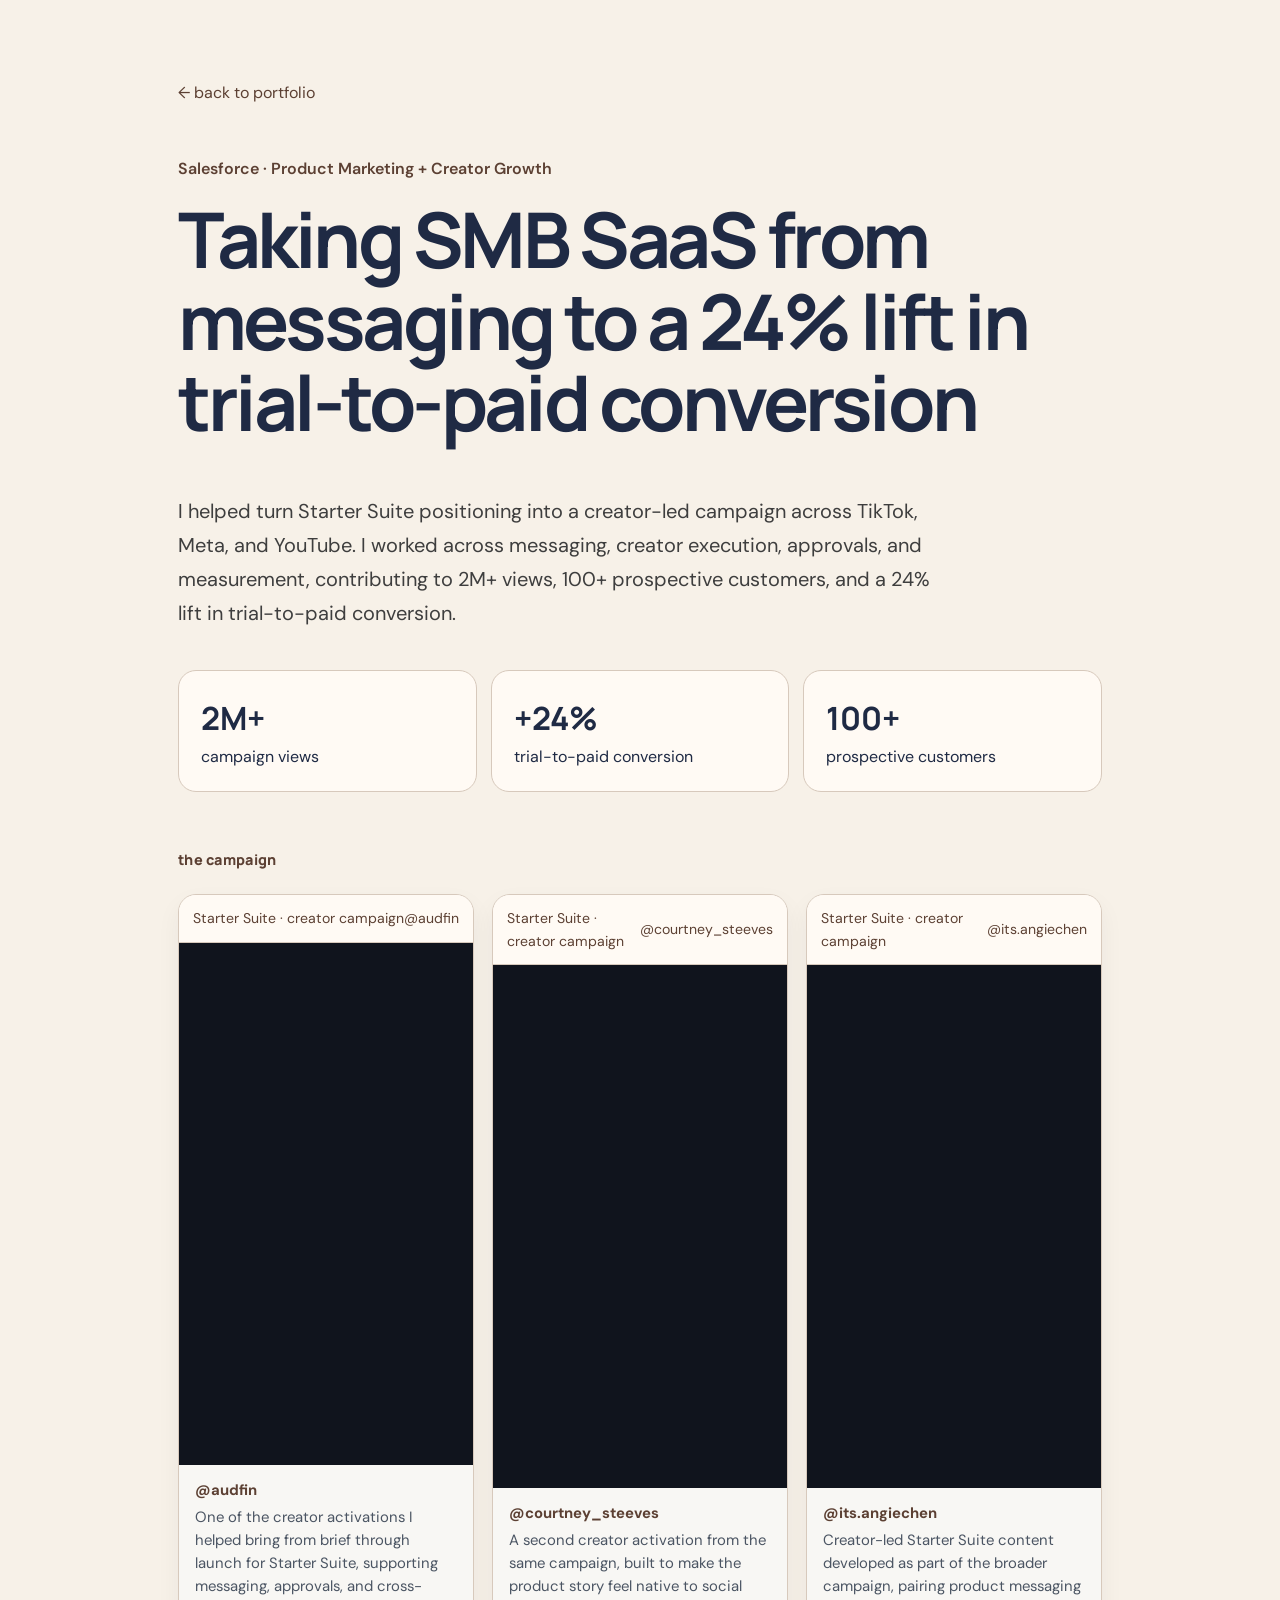
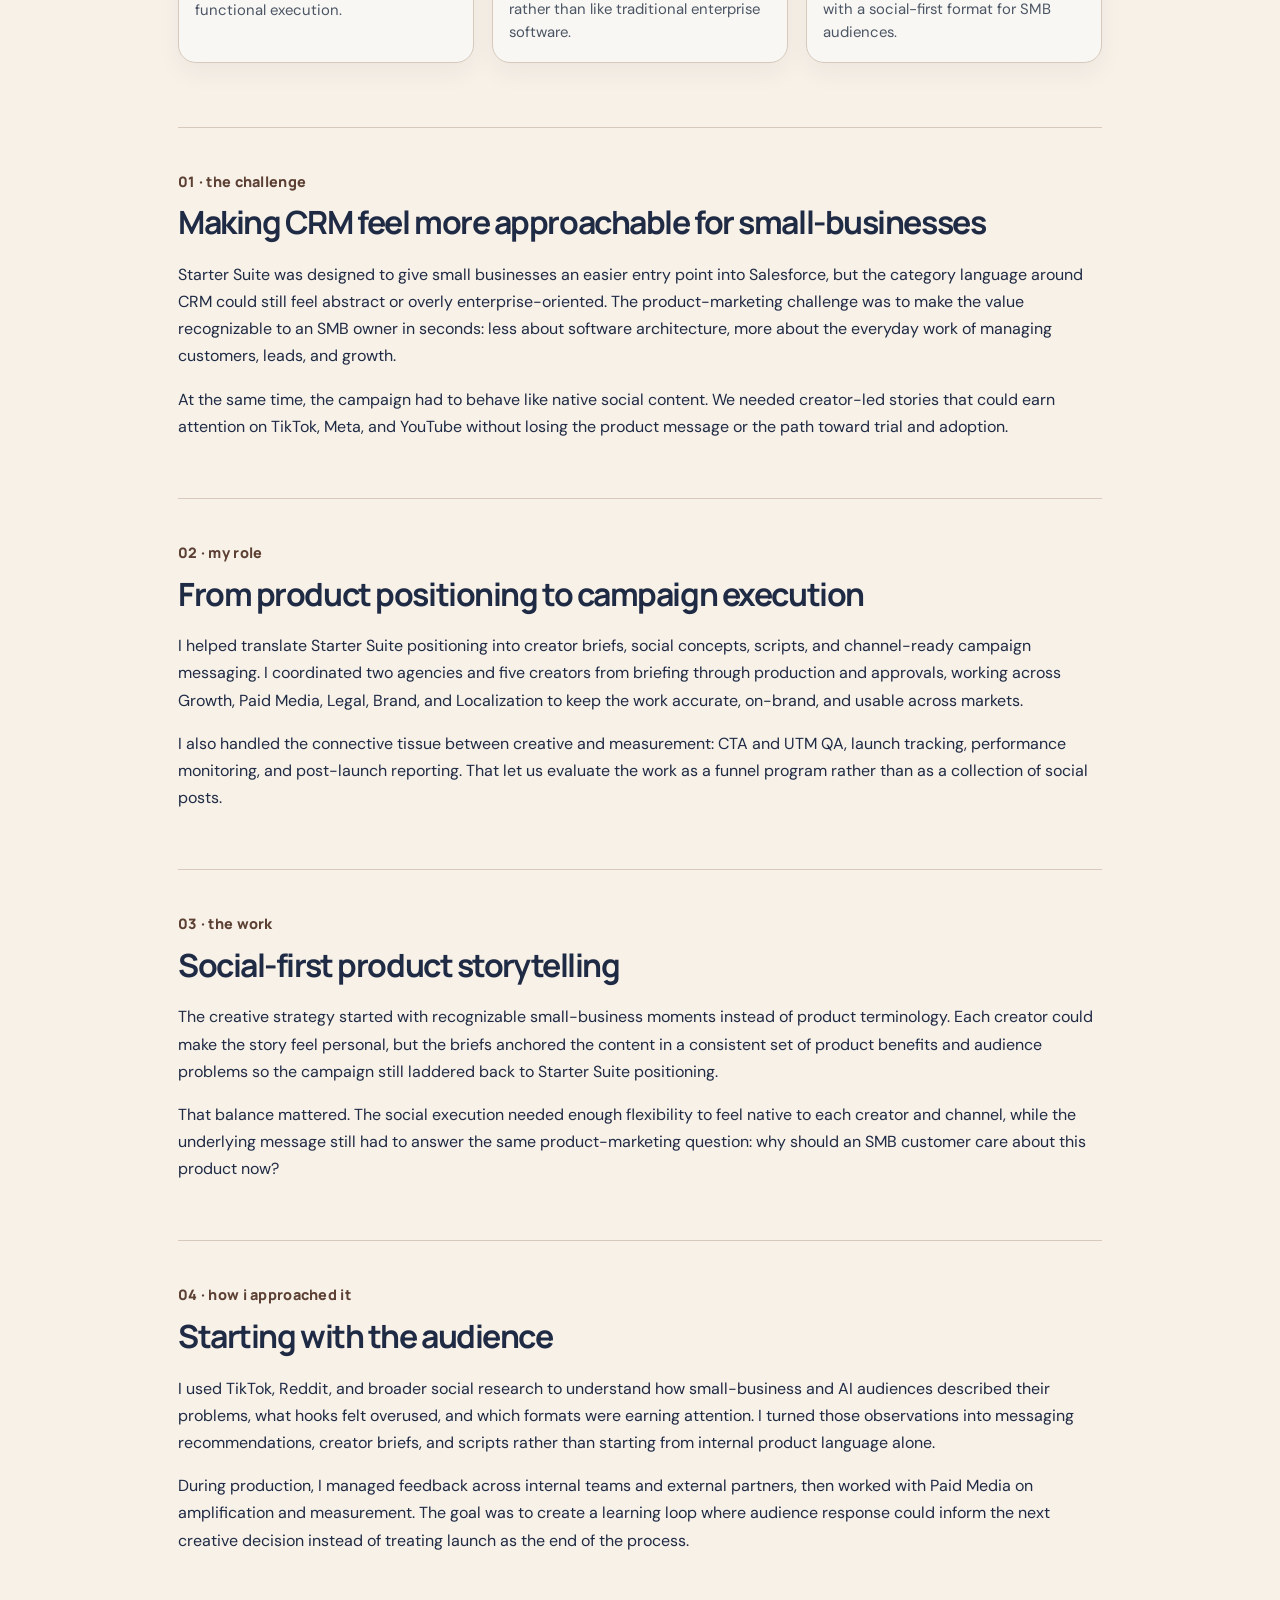
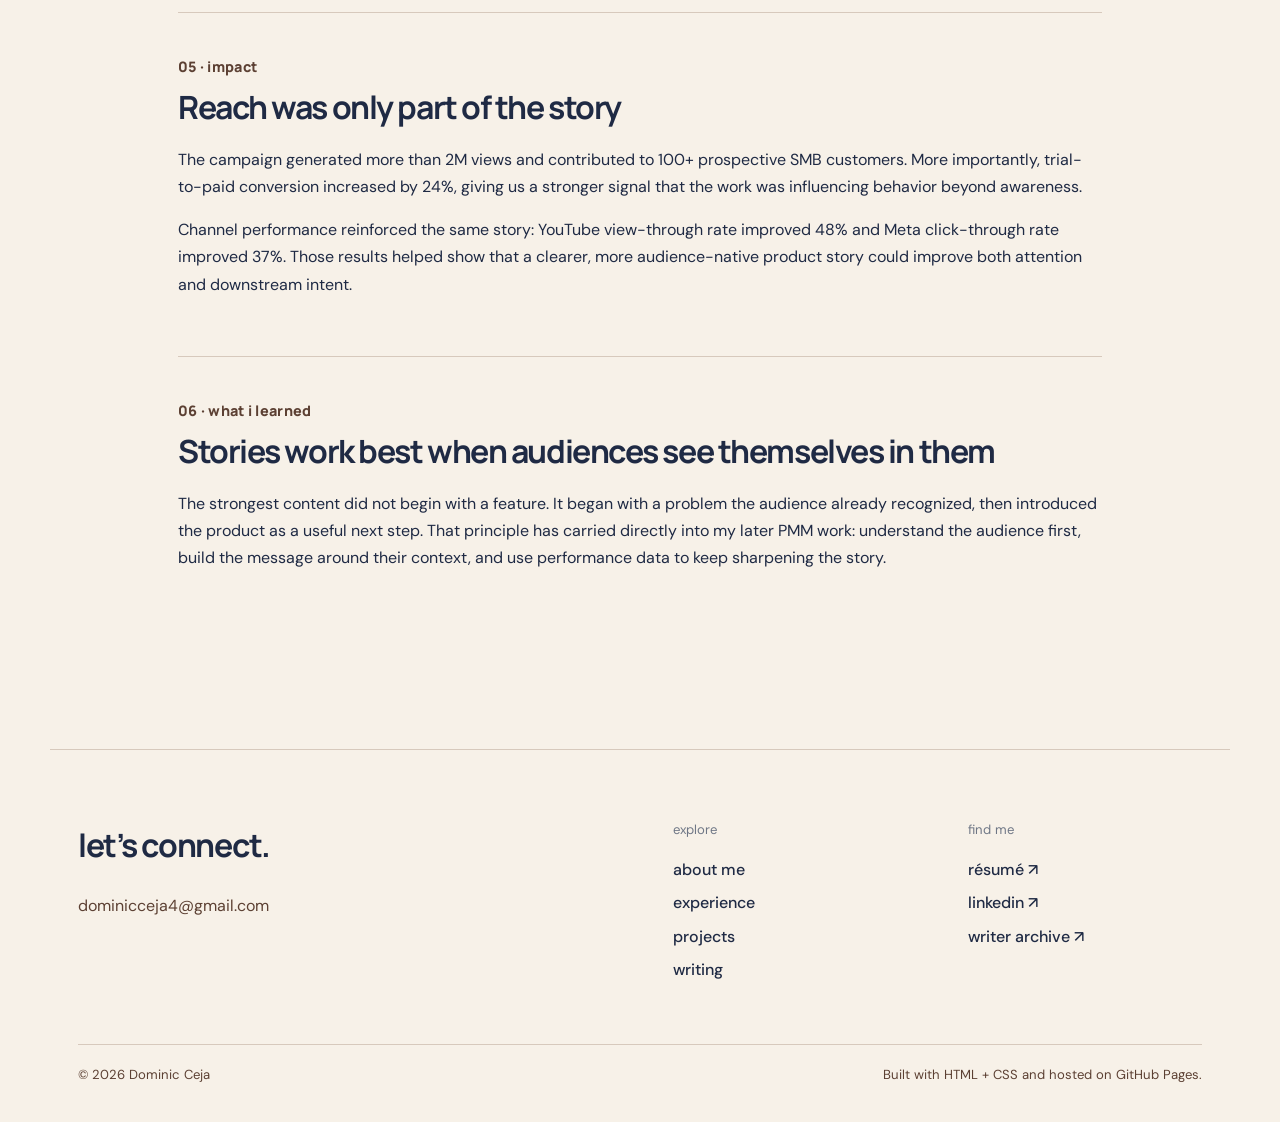
<file: case-study-salesforce-growth.html>
<!DOCTYPE html>
<html lang="en">

<head>

  <meta charset="UTF-8" />

  <meta
    name="viewport"
    content="width=device-width, initial-scale=1.0"
  />

  <title>
    Salesforce Creator Growth — Dominic Ceja
  </title>

  <link rel="preconnect" href="https://fonts.googleapis.com">

  <link
    rel="preconnect"
    href="https://fonts.gstatic.com"
    crossorigin
  >

  <link
    href="https://fonts.googleapis.com/css2?family=DM+Sans:wght@400;500;600;700&family=Manrope:wght@500;600;700&display=swap"
    rel="stylesheet"
  >

  <link rel="stylesheet" href="style.css" />


  <style>

    .case-wrap {
      max-width: 980px;
      margin: 0 auto;
      padding: 80px 28px 120px;
    }

    .back {
      display: inline-block;
      margin-bottom: 50px;
      color: var(--muted);
      text-decoration: none;
    }

    .back:hover {
      color: var(--text);
    }

    .case-kicker {
      color: var(--muted);
      font-weight: 600;
    }

    .case-title {
      font-size: clamp(2.8rem, 6vw, 5.2rem);
      line-height: 1.06;
    }

    .case-summary {
      font-size: 1.25rem;
      color: #3e3e3e;
      max-width: 760px;
    }

    .case-stats {
      display: grid;
      grid-template-columns: repeat(3, 1fr);
      gap: 14px;
      margin: 40px 0 46px;
    }

    .case-stat {
      background: var(--surface);
      border: 1px solid var(--line);
      border-radius: 18px;
      padding: 22px;
    }

    .case-stat strong {
      display: block;
      font-family: "Manrope", sans-serif;
      font-size: 2rem;
    }

    .case-showcase {
      padding: 10px 0 64px;
    }

    .case-section {
      padding: 42px 0;
      border-top: 1px solid var(--line);
    }

    .case-section h2 {
      font-size: 2rem;
    }

    .embed-gallery {
      display: grid;
      grid-template-columns: repeat(3, minmax(0, 1fr));
      gap: 18px;
      margin-top: 22px;
    }

    .embed-card {
      background: #f8f7f4;
      border: 1px solid var(--line);
      border-radius: 18px;
      overflow: hidden;
      box-shadow: 0 10px 24px rgba(31, 42, 68, .05);
    }

    .embed-topbar {
      display: flex;
      align-items: center;
      justify-content: space-between;
      padding: 12px 14px;
      border-bottom: 1px solid var(--line);
      font-size: .88rem;
      color: var(--muted);
      background: #fffaf4;
    }

    .embed-video {
      aspect-ratio: 9 / 16;
      background: #10141d;
      position: relative;
      overflow: hidden;
    }

    .embed-video iframe {
      width: 100%;
      height: 100%;
      border: 0;
      display: block;
    }

    .embed-caption {
      padding: 14px 16px 18px;
      color: #4b5563;
      font-size: .93rem;
      line-height: 1.55;
    }

    .embed-caption strong {
      display: block;
      color: var(--muted);
      margin-bottom: 4px;
    }

    @media (max-width: 820px) {

      .embed-gallery,
      .case-stats {
        grid-template-columns: 1fr;
      }

      .embed-gallery {
        max-width: 420px;
      }

    }

  </style>

</head>


<body>

  <main class="case-wrap">

    <a class="back" href="index.html">
      ← back to portfolio
    </a>


    <p class="case-kicker">
      Salesforce · Product Marketing + Creator Growth
    </p>


    <h1 class="case-title">
      Taking SMB SaaS from messaging to a 24% lift in trial-to-paid conversion
    </h1>


    <p class="case-summary">
      I helped turn Starter Suite positioning into a creator-led campaign
      across TikTok, Meta, and YouTube. I worked across messaging, creator
      execution, approvals, and measurement, contributing to 2M+ views,
      100+ prospective customers, and a 24% lift in trial-to-paid conversion.
    </p>


    <div class="case-stats">

      <div class="case-stat">
        <strong>2M+</strong>
        <span>campaign views</span>
      </div>

      <div class="case-stat">
        <strong>+24%</strong>
        <span>trial-to-paid conversion</span>
      </div>

      <div class="case-stat">
        <strong>100+</strong>
        <span>prospective customers</span>
      </div>

    </div>


    <section class="case-showcase">

      <p class="eyebrow">
        the campaign
      </p>


      <div class="embed-gallery">


        <article class="embed-card">

          <div class="embed-topbar">
            <span>Starter Suite · creator campaign</span>
            <span>@audfin</span>
          </div>

          <div class="embed-video">

            <iframe
              src="https://www.tiktok.com/player/v1/7535143470609091853?autoplay=0&loop=0&controls=1"
              allow="fullscreen"
              title="TikTok by @audfin"
            ></iframe>

          </div>

          <div class="embed-caption">

            <strong>@audfin</strong>

            One of the creator activations I helped bring from brief through
            launch for Starter Suite, supporting messaging, approvals, and
            cross-functional execution.

          </div>

        </article>



        <article class="embed-card">

          <div class="embed-topbar">
            <span>Starter Suite · creator campaign</span>
            <span>@courtney_steeves</span>
          </div>

          <div class="embed-video">

            <iframe
              src="https://www.tiktok.com/player/v1/7533381558443527479?autoplay=0&loop=0&controls=1"
              allow="fullscreen"
              title="TikTok by @courtney_steeves"
            ></iframe>

          </div>

          <div class="embed-caption">

            <strong>@courtney_steeves</strong>

            A second creator activation from the same campaign, built to make
            the product story feel native to social rather than like
            traditional enterprise software.

          </div>

        </article>



        <article class="embed-card">

          <div class="embed-topbar">
            <span>Starter Suite · creator campaign</span>
            <span>@its.angiechen</span>
          </div>

          <div class="embed-video">

            <iframe
              src="https://www.tiktok.com/player/v1/7532109008308571447?autoplay=0&loop=0&controls=1"
              allow="fullscreen"
              title="TikTok by @its.angiechen"
            ></iframe>

          </div>

          <div class="embed-caption">

            <strong>@its.angiechen</strong>

            Creator-led Starter Suite content developed as part of the
            broader campaign, pairing product messaging with a social-first
            format for SMB audiences.

          </div>

        </article>

      </div>

    </section>



    <section class="case-section">

      <p class="eyebrow">
        01 · the challenge
      </p>

      <h2>
        Making CRM feel more approachable for small-businesses
      </h2>

      <p>
        Starter Suite was designed to give small businesses an easier entry
        point into Salesforce, but the category language around CRM could
        still feel abstract or overly enterprise-oriented. The
        product-marketing challenge was to make the value recognizable to an
        SMB owner in seconds: less about software architecture, more about
        the everyday work of managing customers, leads, and growth.
      </p>

      <p>
        At the same time, the campaign had to behave like native social
        content. We needed creator-led stories that could earn attention on
        TikTok, Meta, and YouTube without losing the product message or the
        path toward trial and adoption.
      </p>

    </section>



    <section class="case-section">

      <p class="eyebrow">
        02 · my role
      </p>

      <h2>
        From product positioning to campaign execution
      </h2>

      <p>
        I helped translate Starter Suite positioning into creator briefs,
        social concepts, scripts, and channel-ready campaign messaging. I
        coordinated two agencies and five creators from briefing through
        production and approvals, working across Growth, Paid Media, Legal,
        Brand, and Localization to keep the work accurate, on-brand, and
        usable across markets.
      </p>

      <p>
        I also handled the connective tissue between creative and
        measurement: CTA and UTM QA, launch tracking, performance monitoring,
        and post-launch reporting. That let us evaluate the work as a funnel
        program rather than as a collection of social posts.
      </p>

    </section>



    <section class="case-section">

      <p class="eyebrow">
        03 · the work
      </p>

      <h2>
        Social-first product storytelling
      </h2>

      <p>
        The creative strategy started with recognizable small-business
        moments instead of product terminology. Each creator could make the
        story feel personal, but the briefs anchored the content in a
        consistent set of product benefits and audience problems so the
        campaign still laddered back to Starter Suite positioning.
      </p>

      <p>
        That balance mattered. The social execution needed enough flexibility
        to feel native to each creator and channel, while the underlying
        message still had to answer the same product-marketing question:
        why should an SMB customer care about this product now?
      </p>

    </section>



    <section class="case-section">

      <p class="eyebrow">
        04 · how I approached it
      </p>

      <h2>
        Starting with the audience
      </h2>

      <p>
        I used TikTok, Reddit, and broader social research to understand how
        small-business and AI audiences described their problems, what hooks
        felt overused, and which formats were earning attention. I turned
        those observations into messaging recommendations, creator briefs,
        and scripts rather than starting from internal product language alone.
      </p>

      <p>
        During production, I managed feedback across internal teams and
        external partners, then worked with Paid Media on amplification and
        measurement. The goal was to create a learning loop where audience
        response could inform the next creative decision instead of treating
        launch as the end of the process.
      </p>

    </section>



    <section class="case-section">

      <p class="eyebrow">
        05 · impact
      </p>

      <h2>
        Reach was only part of the story
      </h2>

      <p>
        The campaign generated more than 2M views and contributed to 100+
        prospective SMB customers. More importantly, trial-to-paid conversion
        increased by 24%, giving us a stronger signal that the work was
        influencing behavior beyond awareness.
      </p>

      <p>
        Channel performance reinforced the same story: YouTube view-through
        rate improved 48% and Meta click-through rate improved 37%. Those
        results helped show that a clearer, more audience-native product story
        could improve both attention and downstream intent.
      </p>

    </section>



    <section class="case-section">

      <p class="eyebrow">
        06 · what I learned
      </p>

      <h2>
        Stories work best when audiences see themselves in them
      </h2>

      <p>
        The strongest content did not begin with a feature. It began with a
        problem the audience already recognized, then introduced the product
        as a useful next step. That principle has carried directly into my
        later PMM work: understand the audience first, build the message
        around their context, and use performance data to keep sharpening
        the story.
      </p>

    </section>

  </main>



  <footer class="site-footer">

    <div class="footer-grid">

      <div class="footer-connect">

        <p class="footer-title">
          let’s connect.
        </p>

        <a href="mailto:dominicceja4@gmail.com">
          dominicceja4@gmail.com
        </a>

      </div>


      <div class="footer-column">

        <p class="footer-label">
          explore
        </p>

        <a href="index.html#top">about me</a>
        <a href="index.html#experience">experience</a>
        <a href="index.html#work">projects</a>
        <a href="index.html#writing">writing</a>

      </div>


      <div class="footer-column">

        <p class="footer-label">
          find me
        </p>

        <a
          href="assets/Dominic-Ceja-Resume.pdf"
          target="_blank"
          rel="noreferrer"
        >
          résumé ↗
        </a>

        <a
          href="https://www.linkedin.com/in/dominic-ceja-4233802a6/"
          target="_blank"
          rel="noreferrer"
        >
          linkedin ↗
        </a>

        <a
          href="https://www.dailycal.org/users/profile/dominic%20ceja/"
          target="_blank"
          rel="noreferrer"
        >
          writer archive ↗
        </a>

      </div>

    </div>


    <div class="footer-bottom">
      <span>© 2026 Dominic Ceja</span>
      <span>Built with HTML + CSS and hosted on GitHub Pages.</span>
    </div>

  </footer>

</body>
</html>
</file>
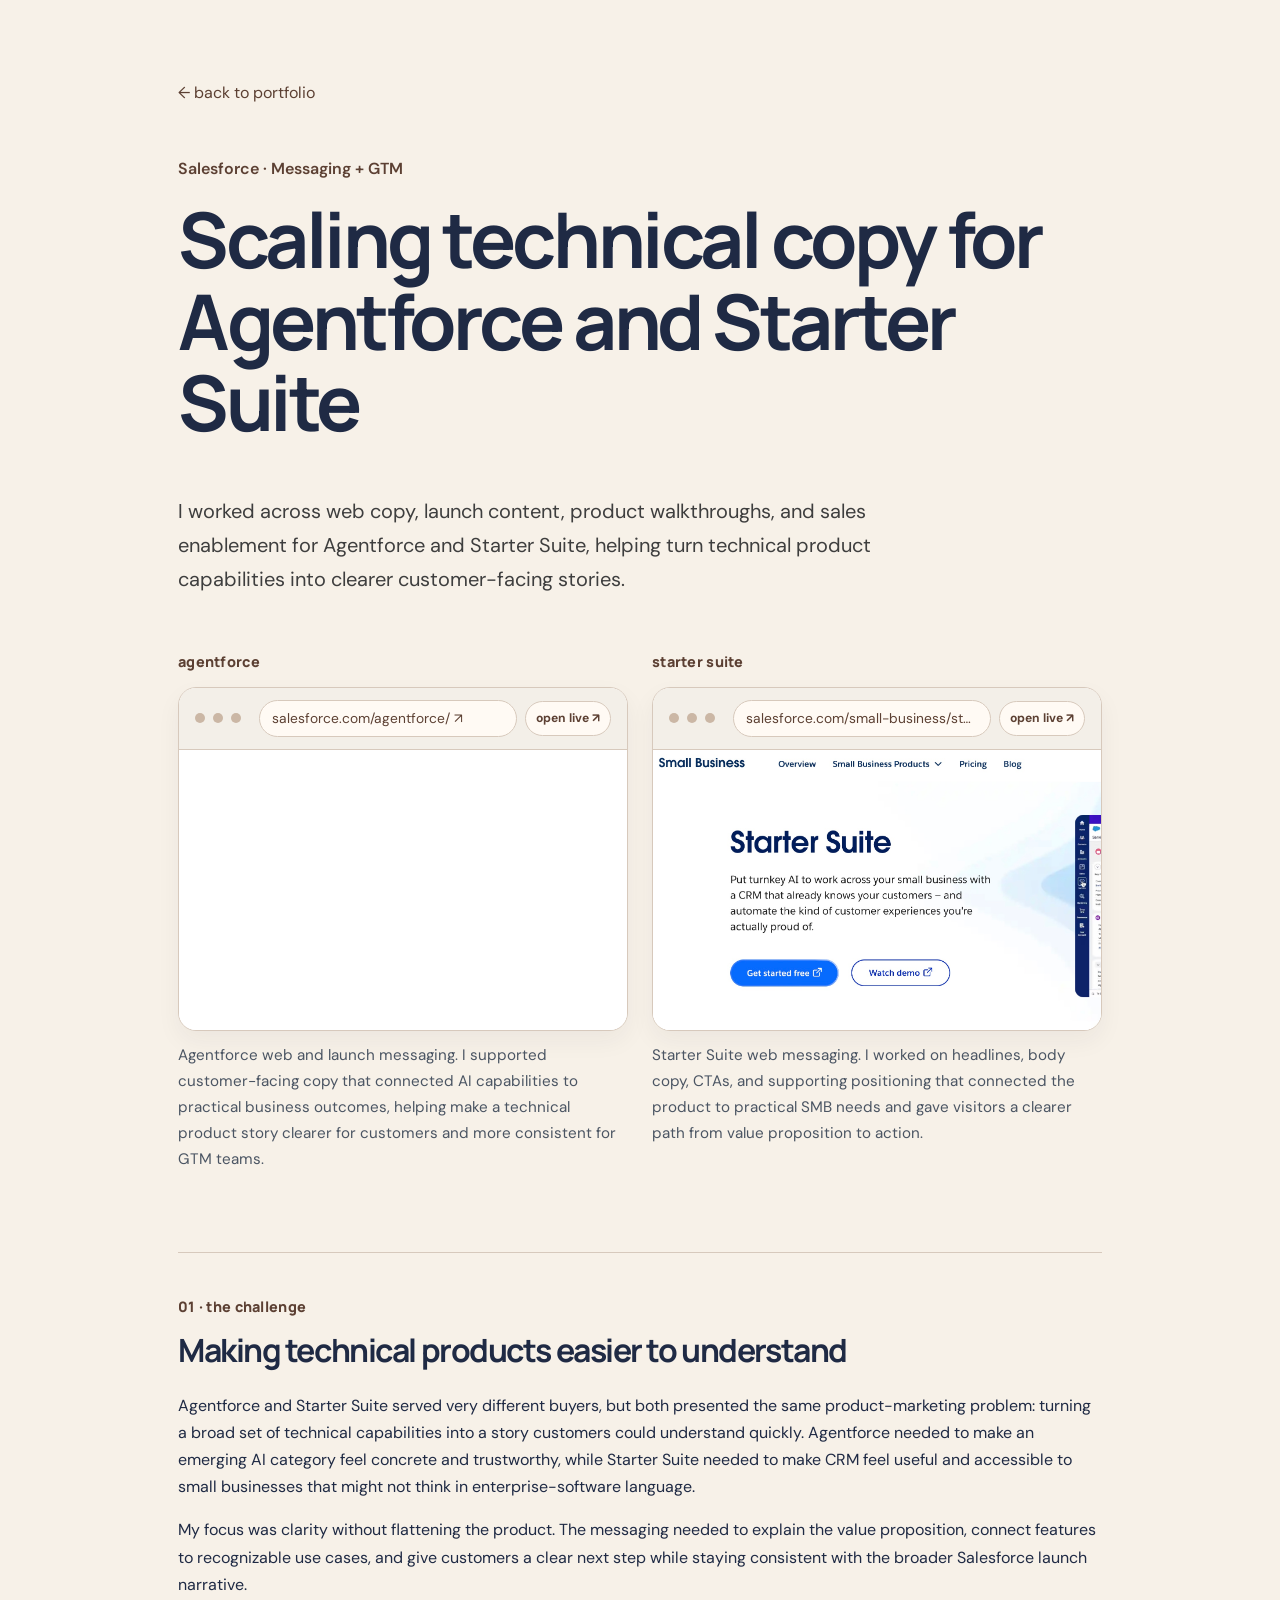
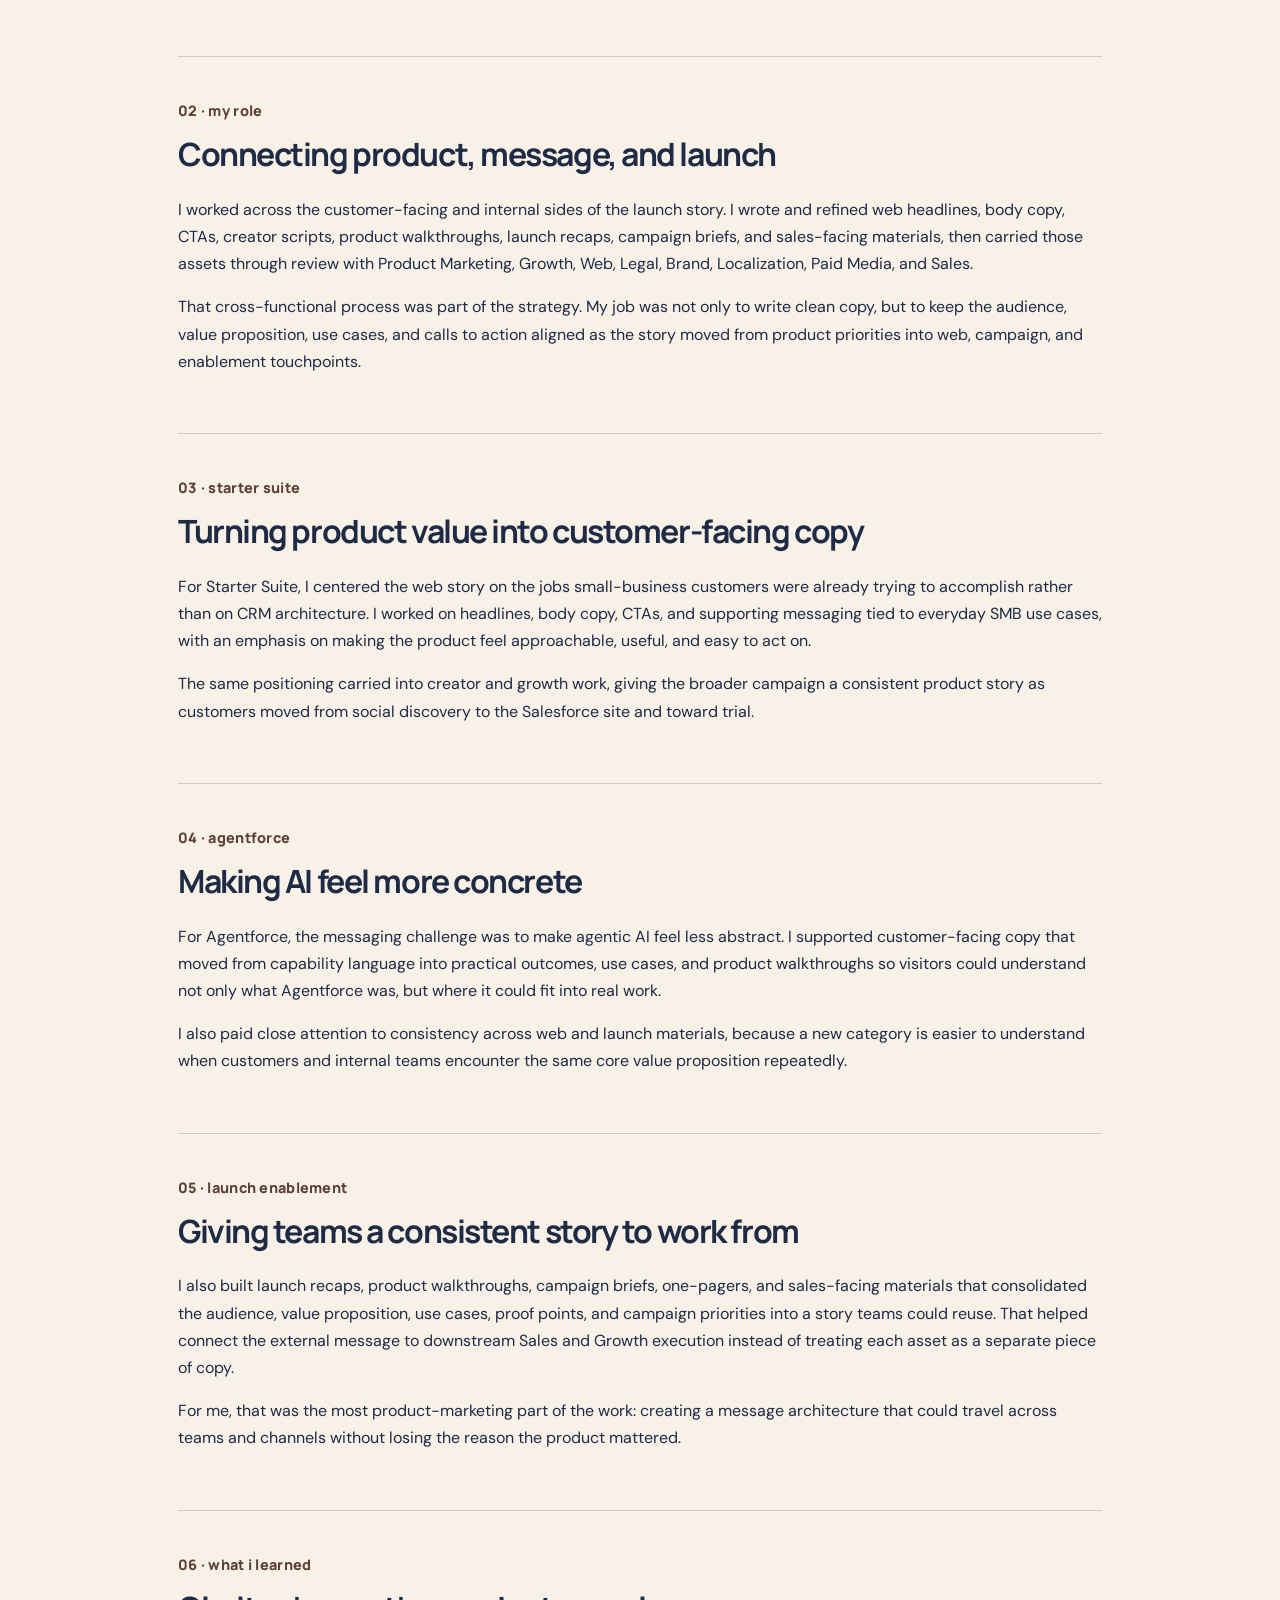
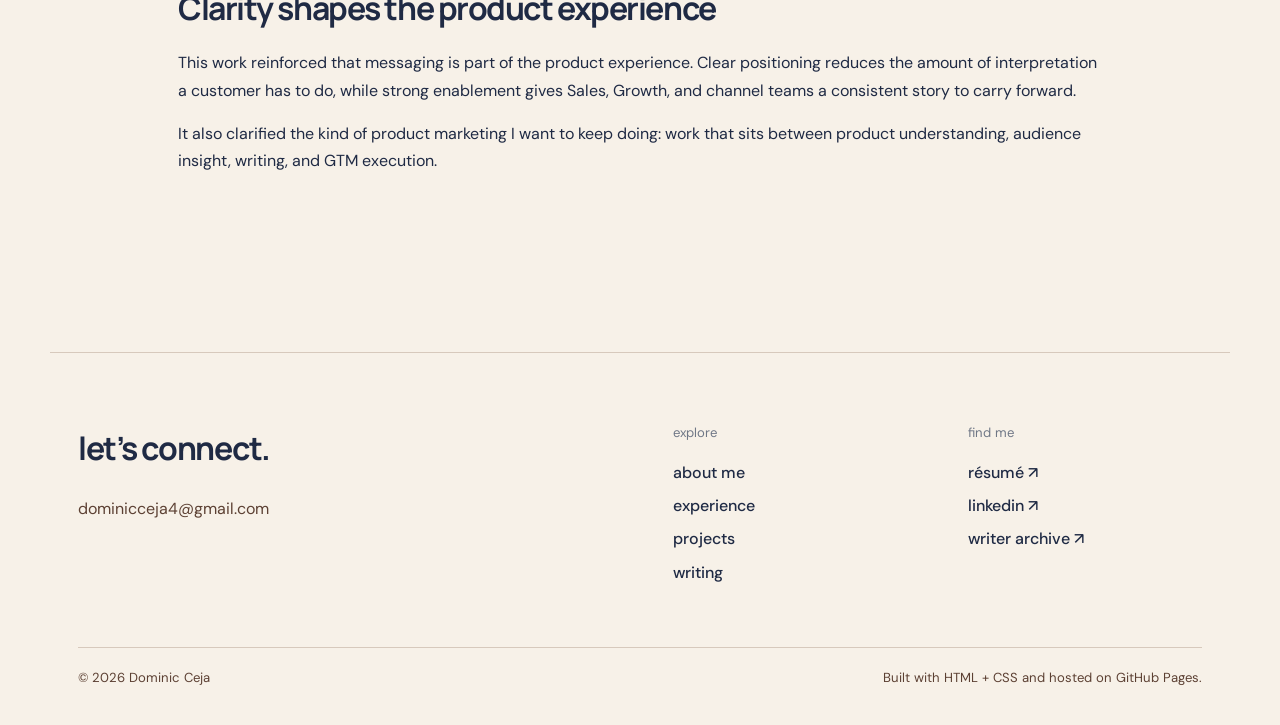
<file: case-study-salesforce-gtm.html>
<!DOCTYPE html>
<html lang="en">

<head>

  <meta charset="UTF-8" />

  <meta
    name="viewport"
    content="width=device-width, initial-scale=1.0"
  />

  <title>
    Scaling technical copy for Agentforce and Starter Suite — Dominic Ceja
  </title>

  <link rel="preconnect" href="https://fonts.googleapis.com">

  <link
    rel="preconnect"
    href="https://fonts.gstatic.com"
    crossorigin
  >

  <link
    href="https://fonts.googleapis.com/css2?family=DM+Sans:wght@400;500;600;700&family=Manrope:wght@500;600;700&display=swap"
    rel="stylesheet"
  >

  <link rel="stylesheet" href="style.css" />


  <style>

    .case-wrap {
      max-width: 980px;
      margin: 0 auto;
      padding: 80px 28px 120px;
    }

    .back {
      display: inline-block;
      margin-bottom: 50px;
      color: var(--muted);
      text-decoration: none;
    }

    .back:hover {
      color: var(--text);
    }

    .case-kicker {
      color: var(--muted);
      font-weight: 600;
    }

    .case-title {
      font-size: clamp(2.8rem, 6vw, 5.2rem);
      line-height: 1.06;
      max-width: 900px;
    }

    .case-summary {
      font-size: 1.25rem;
      color: #3e3e3e;
      max-width: 760px;
      margin-bottom: 46px;
    }

    .case-showcase-grid {
      display: grid;
      grid-template-columns: 1fr 1fr;
      gap: 24px;
      padding: 8px 0 64px;
    }

    .showcase-item {
      min-width: 0;
    }

    .showcase-item .eyebrow {
      margin-bottom: 12px;
    }

    .case-section {
      padding: 42px 0;
      border-top: 1px solid var(--line);
    }

    .case-section h2 {
      font-size: 2rem;
      line-height: 1.2;
    }

    .browser-window {
      border: 1px solid var(--line);
      border-radius: 18px;
      overflow: hidden;
      background: #fff;
      box-shadow: 0 10px 24px rgba(31, 42, 68, .05);
      transition:
        transform .18s ease,
        box-shadow .18s ease;
    }

    .browser-window:hover {
      transform: translateY(-2px);
      box-shadow: 0 16px 34px rgba(31, 42, 68, .09);
    }

    .browser-topbar {
      display: flex;
      align-items: center;
      gap: 8px;
      padding: 12px 16px;
      background: #f3efe8;
      border-bottom: 1px solid var(--line);
    }

    .browser-dot {
      width: 10px;
      height: 10px;
      border-radius: 50%;
      background: #cbb7a5;
      flex-shrink: 0;
    }

    .browser-address {
      margin-left: 10px;
      padding: 7px 12px;
      border: 1px solid var(--line);
      border-radius: 999px;
      font-size: .86rem;
      color: var(--muted);
      background: #fffaf4;
      flex: 1;
      overflow: hidden;
      white-space: nowrap;
      text-overflow: ellipsis;
    }

    .browser-address a {
      color: inherit;
      text-decoration: none;
    }

    .browser-live-button {
      border: 1px solid var(--line);
      background: #fffaf4;
      color: var(--muted);
      border-radius: 999px;
      padding: 7px 10px;
      font: inherit;
      font-size: .76rem;
      font-weight: 700;
      white-space: nowrap;
      text-decoration: none;
    }

    .browser-live-button:hover {
      color: var(--text);
      border-color: #bda995;
    }

    .browser-media {
      background: #fff;
      aspect-ratio: 16 / 10;
      overflow: hidden;
      position: relative;
    }

    .browser-media img,
    .browser-media video {
      display: block;
      width: 100%;
      height: 100%;
    }


    /* Tighter crop for Agentforce preview */
.agentforce-media img,
.agentforce-media video {
  width: 100%;
  height: 100%;
  object-fit: cover;
  transform: translateY(-3%) scale(1.16);
  transform-origin: center center;
}


/* Tighter, slightly left-shifted crop for Starter Suite */
.starter-media img{
  width: 100%;
  height: 100%;
  object-fit: cover;
  object-position: left 46%;
  transform: translateY(-2px) scale(1.025);
  transform-origin: left center;
}

    .browser-media video {
      object-fit: cover;
    }

    .browser-media.contain img {
      object-fit: contain;
      object-position: top center;
    }

    .browser-caption {
      margin-top: 12px;
      color: #4b5563;
      font-size: .95rem;
    }

    @media (max-width: 820px) {

      .case-showcase-grid {
        grid-template-columns: 1fr;
      }

    }

  </style>

</head>


<body>

  <main class="case-wrap">

    <a class="back" href="index.html">
      ← back to portfolio
    </a>


    <p class="case-kicker">
      Salesforce · Messaging + GTM
    </p>


    <h1 class="case-title">
      Scaling technical copy for Agentforce and Starter Suite
    </h1>


    <p class="case-summary">
      I worked across web copy, launch content, product walkthroughs, and
      sales enablement for Agentforce and Starter Suite, helping turn
      technical product capabilities into clearer customer-facing stories.
    </p>



    <section class="case-showcase-grid">


      <!-- AGENTFORCE -->
      <article class="showcase-item">

        <p class="eyebrow">
          Agentforce
        </p>


        <div class="browser-window">

          <div class="browser-topbar">

            <span class="browser-dot"></span>
            <span class="browser-dot"></span>
            <span class="browser-dot"></span>


            <div class="browser-address">

              <a
                href="https://www.salesforce.com/agentforce/"
                target="_blank"
                rel="noreferrer"
              >
                salesforce.com/agentforce/ ↗
              </a>

            </div>


            <a
              class="browser-live-button"
              href="https://www.salesforce.com/agentforce/"
              target="_blank"
              rel="noreferrer"
            >
              open live ↗
            </a>

          </div>


          <div class="browser-media agentforce-media">

            <video
              autoplay
              muted
              loop
              playsinline
              aria-label="Agentforce website preview"
            >

              <source
                src="assets/agentforce-demo.mp4"
                type="video/mp4"
              >

            </video>

          </div>

        </div>


        <p class="browser-caption">
          Agentforce web and launch messaging. I supported customer-facing
          copy that connected AI capabilities to practical business outcomes,
          helping make a technical product story clearer for customers and
          more consistent for GTM teams.
        </p>

      </article>



      <!-- STARTER SUITE -->
      <article class="showcase-item">

        <p class="eyebrow">
          Starter Suite
        </p>


        <div class="browser-window">

          <div class="browser-topbar">

            <span class="browser-dot"></span>
            <span class="browser-dot"></span>
            <span class="browser-dot"></span>


            <div class="browser-address">

              <a
                href="https://www.salesforce.com/small-business/starter/"
                target="_blank"
                rel="noreferrer"
              >
                salesforce.com/small-business/starter/ ↗
              </a>

            </div>


            <a
              class="browser-live-button"
              href="https://www.salesforce.com/small-business/starter/"
              target="_blank"
              rel="noreferrer"
            >
              open live ↗
            </a>

          </div>


          <div class="browser-media starter-media">

            <img
              src="assets/starter-suite-page.jpg"
              alt="Starter Suite landing page preview"
            >

          </div>

        </div>


        <p class="browser-caption">
          Starter Suite web messaging. I worked on headlines, body copy,
          CTAs, and supporting positioning that connected the product to
          practical SMB needs and gave visitors a clearer path from value
          proposition to action.
        </p>

      </article>

    </section>



    <section class="case-section">

      <p class="eyebrow">
        01 · the challenge
      </p>

      <h2>
        Making technical products easier to understand
      </h2>

      <p>
        Agentforce and Starter Suite served very different buyers, but both
        presented the same product-marketing problem: turning a broad set of
        technical capabilities into a story customers could understand
        quickly. Agentforce needed to make an emerging AI category feel
        concrete and trustworthy, while Starter Suite needed to make CRM feel
        useful and accessible to small businesses that might not think in
        enterprise-software language.
      </p>

      <p>
        My focus was clarity without flattening the product. The messaging
        needed to explain the value proposition, connect features to
        recognizable use cases, and give customers a clear next step while
        staying consistent with the broader Salesforce launch narrative.
      </p>

    </section>



    <section class="case-section">

      <p class="eyebrow">
        02 · my role
      </p>

      <h2>
        Connecting product, message, and launch
      </h2>

      <p>
        I worked across the customer-facing and internal sides of the launch
        story. I wrote and refined web headlines, body copy, CTAs, creator
        scripts, product walkthroughs, launch recaps, campaign briefs, and
        sales-facing materials, then carried those assets through review with
        Product Marketing, Growth, Web, Legal, Brand, Localization, Paid
        Media, and Sales.
      </p>

      <p>
        That cross-functional process was part of the strategy. My job was
        not only to write clean copy, but to keep the audience, value
        proposition, use cases, and calls to action aligned as the story
        moved from product priorities into web, campaign, and enablement
        touchpoints.
      </p>

    </section>



    <section class="case-section">

      <p class="eyebrow">
        03 · Starter Suite
      </p>

      <h2>
        Turning product value into customer-facing copy
      </h2>

      <p>
        For Starter Suite, I centered the web story on the jobs small-business
        customers were already trying to accomplish rather than on CRM
        architecture. I worked on headlines, body copy, CTAs, and supporting
        messaging tied to everyday SMB use cases, with an emphasis on making
        the product feel approachable, useful, and easy to act on.
      </p>

      <p>
        The same positioning carried into creator and growth work, giving the
        broader campaign a consistent product story as customers moved from
        social discovery to the Salesforce site and toward trial.
      </p>

    </section>



    <section class="case-section">

      <p class="eyebrow">
        04 · Agentforce
      </p>

      <h2>
        Making AI feel more concrete
      </h2>

      <p>
        For Agentforce, the messaging challenge was to make agentic AI feel
        less abstract. I supported customer-facing copy that moved from
        capability language into practical outcomes, use cases, and product
        walkthroughs so visitors could understand not only what Agentforce
        was, but where it could fit into real work.
      </p>

      <p>
        I also paid close attention to consistency across web and launch
        materials, because a new category is easier to understand when
        customers and internal teams encounter the same core value proposition
        repeatedly.
      </p>

    </section>



    <section class="case-section">

      <p class="eyebrow">
        05 · launch enablement
      </p>

      <h2>
        Giving teams a consistent story to work from
      </h2>

      <p>
        I also built launch recaps, product walkthroughs, campaign briefs,
        one-pagers, and sales-facing materials that consolidated the audience,
        value proposition, use cases, proof points, and campaign priorities
        into a story teams could reuse. That helped connect the external
        message to downstream Sales and Growth execution instead of treating
        each asset as a separate piece of copy.
      </p>

      <p>
        For me, that was the most product-marketing part of the work:
        creating a message architecture that could travel across teams and
        channels without losing the reason the product mattered.
      </p>

    </section>



    <section class="case-section">

      <p class="eyebrow">
        06 · what I learned
      </p>

      <h2>
        Clarity shapes the product experience
      </h2>

      <p>
        This work reinforced that messaging is part of the product experience.
        Clear positioning reduces the amount of interpretation a customer has
        to do, while strong enablement gives Sales, Growth, and channel teams
        a consistent story to carry forward.
      </p>

      <p>
        It also clarified the kind of product marketing I want to keep doing:
        work that sits between product understanding, audience insight,
        writing, and GTM execution.
      </p>

    </section>

  </main>



  <footer class="site-footer">

    <div class="footer-grid">

      <div class="footer-connect">

        <p class="footer-title">
          let’s connect.
        </p>

        <a href="mailto:dominicceja4@gmail.com">
          dominicceja4@gmail.com
        </a>

      </div>


      <div class="footer-column">

        <p class="footer-label">
          explore
        </p>

        <a href="index.html#top">about me</a>
        <a href="index.html#experience">experience</a>
        <a href="index.html#work">projects</a>
        <a href="index.html#writing">writing</a>

      </div>


      <div class="footer-column">

        <p class="footer-label">
          find me
        </p>

        <a
          href="assets/Dominic-Ceja-Resume.pdf"
          target="_blank"
          rel="noreferrer"
        >
          résumé ↗
        </a>

        <a
          href="https://www.linkedin.com/in/dominic-ceja-4233802a6/"
          target="_blank"
          rel="noreferrer"
        >
          linkedin ↗
        </a>

        <a
          href="https://www.dailycal.org/users/profile/dominic%20ceja/"
          target="_blank"
          rel="noreferrer"
        >
          writer archive ↗
        </a>

      </div>

    </div>


    <div class="footer-bottom">
      <span>© 2026 Dominic Ceja</span>
      <span>Built with HTML + CSS and hosted on GitHub Pages.</span>
    </div>

  </footer>

</body>
</html>
</file>
<file: style.css>
:root {
  --bg: #F7F1E8;
  --surface: #FFFAF4;
  --surface-2: #F0E8DC;
  --text: #1F2A44;
  --muted: #5C4033;
  --soft: #6F7786;
  --line: #D7C9BC;
  --sage: #A8B5A2;
  --camel: #C89F7A;
  --blue-soft: #DCE3EC;
  --shadow: 0 24px 60px rgba(72, 50, 38, .11);
  --max: 1180px;
}


* {
  box-sizing: border-box;
}


html {
  scroll-behavior: smooth;
}


body {
  margin: 0;
  background: var(--bg);
  color: var(--text);
  font-family:
    "DM Sans",
    system-ui,
    -apple-system,
    BlinkMacSystemFont,
    "Segoe UI",
    sans-serif;
  line-height: 1.58;
  overflow-x: hidden;
}


img,
video {
  max-width: 100%;
  display: block;
}


a {
  color: inherit;
}


h1,
h2,
h3,
p {
  margin-top: 0;
}


h1,
h2,
h3 {
  font-family: "Manrope", sans-serif;
  letter-spacing: -.045em;
}


h2 {
  font-size: clamp(2.7rem, 5vw, 5.3rem);
  line-height: 1.02;
  margin-bottom: 22px;
}


h3 {
  font-size: clamp(1.65rem, 2.3vw, 2.25rem);
  line-height: 1.12;
  margin: 10px 0 14px;
}


strong {
  font-weight: 700;
}



/* ------------------------------
   HEADER
------------------------------ */

.site-header {
  max-width: var(--max);
  margin: 0 auto;
  padding: 24px 28px;

  display: flex;
  justify-content: space-between;
  align-items: center;

  position: relative;
  z-index: 20;
}


.brand {
  font-family: "Manrope", sans-serif;
  font-weight: 800;
  text-decoration: none;
  font-size: 1.08rem;
}


nav {
  display: flex;
  gap: 24px;
  flex-wrap: wrap;
}


nav a {
  color: var(--muted);
  text-decoration: none;
  font-size: .94rem;
  font-weight: 600;
}


nav a:hover {
  color: var(--text);
}



/* ------------------------------
   GLOBAL SECTIONS
------------------------------ */

.section {
  max-width: var(--max);
  margin: 0 auto;
  padding: 88px 28px;
  position: relative;
}


.section-heading {
  margin-bottom: 46px;
}


.section-subhead {
  color: var(--muted);
  max-width: 760px;
  font-size: 1.05rem;
  margin-bottom: 0;
}


.eyebrow {
  margin: 0 0 12px;
  color: var(--muted);

  font-family: "Manrope", sans-serif;
  font-weight: 800;

  letter-spacing: .02em;
  text-transform: lowercase;
}


.decorated-section {
  isolation: isolate;
}


.decorated-section > :not(.section-floaties) {
  position: relative;
  z-index: 1;
}



/* ------------------------------
   HERO
------------------------------ */

.hero-stage {
  position: relative;
  overflow: hidden;
}


.hero {
  min-height: 760px;

  display: grid;

  grid-template-columns:
    minmax(0, 1.22fr)
    minmax(360px, .78fr);

  gap: 64px;

  align-items: center;

  padding-top: 72px;
  padding-bottom: 105px;
}


.hero-copy {
  min-width: 0;
}


.hero-eyebrow {
  font-size: 1.22rem;
  margin-bottom: 30px;
}


/*
  FINAL HERO BALANCE:
  slightly smaller headline than before
*/
.typewriter-heading {
  position: relative;

  font-size:
    clamp(3.8rem, 5.8vw, 6rem);

  line-height: .99;

  margin: 0 0 32px;

  letter-spacing: -.06em;
}


.typewriter-ghost {
  visibility: hidden;
  display: block;
}


.typewriter-text {
  position: absolute;
  inset: 0;
  display: block;
}


.hero-intro {
  max-width: 790px;

  color: var(--muted);

  font-size: 1.13rem;
  line-height: 1.65;

  margin-bottom: 34px;
}


.facts-grid {
  display: grid;

  grid-template-columns:
    repeat(2, minmax(0, 1fr));

  gap: 22px 36px;

  padding: 26px 0 30px;

  border-top: 1px solid var(--line);
  border-bottom: 1px solid var(--line);
}


.facts-grid p {
  margin: 5px 0 0;
}


.fact-label {
  color: var(--muted);

  font-family: "Manrope", sans-serif;

  font-weight: 800;

  font-size: .76rem;

  letter-spacing: .05em;

  text-transform: uppercase;
}


.hero-actions {
  display: flex;
  flex-wrap: wrap;

  gap: 12px;

  margin-top: 30px;
}


.button {
  display: inline-flex;

  align-items: center;
  justify-content: center;

  min-height: 46px;

  padding: 11px 18px;

  border-radius: 999px;

  text-decoration: none;

  font-weight: 700;

  transition:
    transform .18s ease,
    background .18s ease,
    color .18s ease;
}


.button:hover {
  transform: translateY(-2px);
}


.button-primary,
.button-resume,
.button-linkedin {
  background: #1F2A44;
  color: #FFFAF4;
  border: 2px solid #1F2A44;
}

.button-primary:hover,
.button-resume:hover,
.button-linkedin:hover {
  background: #33415F;
  border-color: #33415F;
}


/* ------------------------------
   PORTRAIT
------------------------------ */

/*
  FINAL HERO BALANCE:
  portrait now gets more visual weight
*/
.portrait-card {
  position: relative;

  width: 100%;
  max-width: 440px;

  justify-self: end;

  transform: rotate(1.1deg);
}


.portrait-photo {
  aspect-ratio: 4 / 5;

  border-radius: 34px;

  overflow: hidden;

  background:
    linear-gradient(
      145deg,
      var(--sage),
      var(--camel)
    );

  border:
    14px solid
    rgba(255, 250, 244, .62);

  box-shadow: var(--shadow);
}


.portrait-photo img {
  width: 100%;
  height: 100%;

  object-fit: cover;

  object-position:
    center 46%;
}


.microcopy {
  margin: 22px 0 0;

  text-align: center;

  color: var(--muted);

  font-family:
    "Manrope",
    sans-serif;

  font-weight: 700;

  font-size: 1.05rem;
}



/* ------------------------------
   CUSTOM CURSOR
------------------------------ */

/*
  Brandon-inspired interaction:
  tiny navy dot normally,
  expanding into a pill on project hover.
*/

.cursor-dot {
  position: fixed;

  left: 0;
  top: 0;

  width: 10px;
  height: 10px;

  border-radius: 999px;

  background: var(--text);

  transform:
    translate(-50%, -50%);

  pointer-events: none;

  z-index: 9999;

  opacity: 0;

  display: flex;

  align-items: center;
  justify-content: center;

  overflow: hidden;

  white-space: nowrap;

  transition:
    width .18s ease,
    height .18s ease,
    opacity .12s ease,
    border-radius .18s ease;
}


.cursor-dot.is-visible {
  opacity: 1;
}


.cursor-dot.is-project {
  width: 116px;
  height: 30px;

  border-radius: 999px;
}


.cursor-label {
  color: #fff;

  font-family:
    "Manrope",
    sans-serif;

  font-size: .66rem;

  font-weight: 800;

  letter-spacing: .045em;

  opacity: 0;

  transform:
    translateY(1px);

  transition:
    opacity .1s ease;
}


.cursor-dot.is-project
.cursor-label {
  opacity: 1;
}


@media
  (hover: hover)
  and
  (pointer: fine) {

  body.custom-cursor-active,
  body.custom-cursor-active a,
  body.custom-cursor-active button,
  body.custom-cursor-active .project-card {
    cursor: none;
  }

}



/* ------------------------------
   FLOATING EDITORIAL ICONS
------------------------------ */

.editorial-floaties,
.section-floaties,
.footer-floaties {
  position: absolute;

  inset: 0;

  pointer-events: none;

  overflow: hidden;
}


.editorial-floaties,
.section-floaties {
  z-index: 0;
}


.editorial-icon {
  position: absolute;

  width: 28px;
  height: 28px;

  fill: none;

  stroke: currentColor;

  stroke-width: 1.65;

  stroke-linecap: round;
  stroke-linejoin: round;

  opacity: .70;

  animation:
    editorial-drift
    var(--float-speed, 9s)
    ease-in-out
    infinite
    alternate;
}


.icon-book {
  left: 3%;
  top: 11%;

  color: var(--camel);

  width: 31px;

  --x: 7px;
  --y: -6px;
  --r: 3deg;
}


.icon-pencil {
  left: 94%;
  top: 18%;

  color: var(--text);

  width: 32px;

  --x: -8px;
  --y: 7px;
  --r: -4deg;

  animation-delay: -1.2s;
}


.icon-quotes {
  left: 5%;
  top: 66%;

  color: var(--sage);

  width: 34px;

  --x: 8px;
  --y: 6px;
  --r: 3deg;

  animation-delay: -2.3s;
}


.icon-paper {
  left: 91%;
  top: 68%;

  color: var(--camel);

  width: 36px;

  --x: -7px;
  --y: -8px;
  --r: 2deg;

  animation-delay: -3.1s;
}


.icon-camera {
  left: 84%;
  top: 8%;

  color: var(--sage);

  width: 32px;

  --x: 6px;
  --y: 8px;
  --r: -2deg;

  animation-delay: -4s;
}


.icon-spark {
  left: 13%;
  top: 25%;

  color: var(--text);

  width: 22px;

  --x: -5px;
  --y: 8px;
  --r: 6deg;

  animation-delay: -5s;
}


.icon-heart {
  left: 88%;
  top: 47%;

  color: var(--camel);

  width: 25px;

  --x: 5px;
  --y: -7px;
  --r: -3deg;

  animation-delay: -2.1s;
}


.icon-note {
  left: 10%;
  top: 83%;

  color: var(--sage);

  width: 27px;

  --x: 7px;
  --y: -6px;
  --r: 2deg;

  animation-delay: -4.8s;
}


.icon-coffee {
  left: 56%;
  top: 88%;

  color: var(--muted);

  width: 28px;

  --x: -6px;
  --y: 5px;
  --r: -2deg;

  animation-delay: -1.8s;
}


.icon-magnify {
  left: 75%;
  top: 78%;

  color: var(--sage);

  width: 25px;

  --x: 5px;
  --y: -6px;
  --r: 4deg;

  animation-delay: -3.8s;
}


.icon-bookmark {
  left: 31%;
  top: 7%;

  color: var(--camel);

  width: 22px;

  --x: -5px;
  --y: 6px;
  --r: -3deg;

  animation-delay: -5.7s;
}


.icon-bubble {
  left: 43%;
  top: 82%;

  color: var(--text);

  width: 25px;

  --x: 6px;
  --y: -5px;
  --r: 2deg;

  animation-delay: -3.4s;
}


.icon-star-extra {
  left: 68%;
  top: 14%;

  color: var(--camel);

  width: 19px;

  --x: 5px;
  --y: -7px;
  --r: 5deg;

  animation-delay: -4.6s;
}


.icon-pen-extra {
  left: 2.5%;
  top: 43%;

  color: var(--muted);

  width: 23px;

  --x: 6px;
  --y: 5px;
  --r: -4deg;

  animation-delay: -6.1s;
}


.icon-page-extra {
  right: 2.5%;
  top: 86%;

  color: var(--sage);

  width: 24px;

  --x: -5px;
  --y: -6px;
  --r: 3deg;

  animation-delay: -2.7s;
}


@keyframes editorial-drift {

  
  0% {
    transform:
      translate3d(0, 0, 0)
      rotate(0deg);
  }

  50% {
    transform:
      translate3d(
        calc(var(--x, 6px) * .45),
        calc(var(--y, -7px) - 5px),
        0
      )
      rotate(
        calc(var(--r, 3deg) * .6)
      );
  }

  100% {
    transform:
      translate3d(
        var(--x, 6px),
        var(--y, -7px),
        0
      )
      rotate(
        var(--r, 3deg)
      );
  }
}


/* ------------------------------
   EXPERIENCE
------------------------------ */

.experience-list {
  border-top:
    1px solid var(--line);
}


.experience-card {
  display: grid;

  grid-template-columns:
    .78fr 1.22fr;

  gap: 58px;

  padding: 36px 0;

  border-bottom:
    1px solid var(--line);

  align-items: start;
}


.company-heading {
  display: flex;

  align-items: center;

  gap: 12px;

  margin-bottom: 4px;
}


.company-logo {
  display: block;

  width: 34px;
  height: 34px;

  object-fit: contain;

  flex-shrink: 0;
}


.company {
  font-family:
    "Manrope",
    sans-serif;

  font-weight: 700;

  font-size: 1.5rem;

  margin: 0;
}


.role {
  color: var(--muted);

  margin: 6px 0 0;
}


.experience-card > p {
  margin: 0;

  font-size: 1.08rem;
}


.experience-card-stacked {
  align-items: start;
}


.role-stack {
  display: grid;

  gap: 28px;
}


.role-block + .role-block {
  padding-top: 26px;

  border-top:
    1px solid var(--line);
}


.role-heading {
  display: flex;

  align-items: center;

  gap: 10px;

  flex-wrap: wrap;
}


.role-title {
  font-family:
    "Manrope",
    sans-serif;

  font-weight: 700;

  font-size: 1.15rem;

  margin: 0;
}


.role-dates {
  color: var(--muted);

  font-size: .92rem;

  margin: 4px 0 10px;
}


.role-block p:last-child {
  margin-bottom: 0;
}


.promotion-badge {
  display: inline-flex;

  align-items: center;

  padding: 4px 8px;

  border-radius: 999px;

  background:
    rgba(168, 181, 162, .35);

  color: var(--muted);

  font-size: .72rem;

  font-weight: 700;
}


.promotion-group {
  display: grid;

  grid-template-columns:
    34px 1fr;

  gap: 14px;

  align-items: stretch;
}


.promotion-rail {
  position: relative;

  min-height: 100%;

  display: flex;

  flex-direction: column;

  align-items: center;

  padding-top: 4px;
  padding-bottom: 12px;
}


.promotion-arrow {
  font-size: 1.6rem;

  line-height: 1;

  color: var(--sage);
}


.promotion-line {
  width: 1px;

  flex: 1;

  min-height: 120px;

  background: var(--line);
}


.promotion-start-dot {
  width: 7px;
  height: 7px;

  border-radius: 50%;

  background: var(--camel);
}


.promotion-roles {
  display: grid;

  gap: 26px;
}


.archive-link {
  color: var(--muted);

  font-size: .82rem;

  font-weight: 700;

  text-underline-offset: 4px;
}



/* ------------------------------
   SECTION FLOATIES
------------------------------ */

.section-icon {
  opacity: .56;
}


.exp-quote {
  left: 1.2%;
  top: 22%;

  color: var(--sage);

  width: 28px;

  --x: 7px;
  --y: -6px;

  --float-speed: 9.3s;
}


.exp-paper {
  right: 1.5%;
  top: 70%;

  color: var(--camel);

  width: 30px;

  --x: -6px;
  --y: 7px;

  --float-speed: 8.6s;
}


.exp-pencil {
  right: 7%;
  top: 36%;

  color: var(--text);

  width: 23px;

  --x: -5px;
  --y: -7px;

  --float-speed: 9.7s;
}


.exp-spark {
  left: 9%;
  top: 82%;

  color: var(--camel);

  width: 20px;

  --x: 5px;
  --y: -5px;

  --float-speed: 8.4s;
}


.live-monitor {
  left: 1%;
  top: 40%;

  color: var(--sage);

  width: 27px;

  --x: 6px;
  --y: -7px;
}


.live-pencil {
  right: 1.5%;
  top: 18%;

  color: var(--camel);

  width: 25px;

  --x: -6px;
  --y: 7px;
}


.live-spark {
  right: 9%;
  top: 78%;

  color: var(--text);

  width: 19px;

  --x: -5px;
  --y: -6px;
}


.live-note-extra {
  left: 12%;
  top: 82%;

  color: var(--camel);

  width: 23px;

  --x: 5px;
  --y: -6px;

  animation-delay: -4.2s;
}


.work-camera {
  left: .7%;
  top: 58%;

  color: var(--camel);

  width: 30px;

  --x: 6px;
  --y: -8px;

  --float-speed: 10.1s;
}


.work-spark {
  right: 1.5%;
  top: 18%;

  color: var(--sage);

  width: 22px;

  --x: -5px;
  --y: 6px;

  --float-speed: 8.2s;
}


.work-note {
  left: 8%;
  top: 10%;

  color: var(--sage);

  width: 23px;

  --x: 5px;
  --y: -6px;

  animation-delay: -2.5s;
}


.work-bookmark {
  right: 8%;
  top: 78%;

  color: var(--camel);

  width: 24px;

  --x: -6px;
  --y: 7px;

  --float-speed: 8.8s;

  animation-delay: -5.2s;
}


.writing-book {
  left: 1.2%;
  top: 68%;

  color: var(--sage);

  width: 30px;

  --x: 6px;
  --y: -5px;
}


.writing-pencil {
  right: 1.3%;
  top: 23%;

  color: var(--camel);

  width: 28px;

  --x: -7px;
  --y: 6px;
}


.writing-quotes {
  right: 8%;
  top: 74%;

  color: var(--sage);

  width: 25px;

  --x: -6px;
  --y: -5px;
}


.writing-note-extra {
  left: 15%;
  top: 17%;

  color: var(--camel);

  width: 22px;

  --x: 5px;
  --y: -6px;

  animation-delay: -3.7s;
}


.contact-coffee {
  left: 1%;
  top: 24%;

  color: var(--camel);

  width: 31px;

  --x: 7px;
  --y: -7px;
}


.contact-note {
  right: 1%;
  top: 63%;

  color: var(--sage);

  width: 29px;

  --x: -6px;
  --y: 6px;
}


.contact-spark {
  left: 20%;
  top: 78%;

  color: var(--sage);

  width: 21px;

  --x: 5px;
  --y: -6px;
}


/* Slightly richer editorial icon palette */
.editorial-floaties .editorial-icon:nth-child(3n + 1),
.section-floaties .editorial-icon:nth-child(3n + 1),
.footer-floaties .editorial-icon:nth-child(3n + 1) {
  color: #7F947B;
}

.editorial-floaties .editorial-icon:nth-child(3n + 2),
.section-floaties .editorial-icon:nth-child(3n + 2),
.footer-floaties .editorial-icon:nth-child(3n + 2) {
  color: #7890B2;
}

.editorial-floaties .editorial-icon:nth-child(3n),
.section-floaties .editorial-icon:nth-child(3n),
.footer-floaties .editorial-icon:nth-child(3n) {
  color: #33415F;
}


/* ------------------------------
   SEE IT LIVE
------------------------------ */

.live-work-section {
  padding-bottom: 78px;
}


.live-heading {
  margin-bottom: 30px;
}


.live-carousel {
  display: flex;

  gap: 22px;

  overflow-x: auto;

  padding: 6px 4px 24px;

  scroll-snap-type:
    x proximity;

  scrollbar-width: thin;

  scrollbar-color:
    var(--muted)
    rgba(92, 64, 51, .10);
}


.live-carousel::-webkit-scrollbar {
  height: 7px;
}


.live-carousel::-webkit-scrollbar-track {
  background:
    rgba(92, 64, 51, .08);

  border-radius: 999px;
}


.live-carousel::-webkit-scrollbar-thumb {
  background:
    rgba(92, 64, 51, .65);

  border-radius: 999px;
}


.live-card {
  flex:
    0 0 min(510px, 78vw);

  scroll-snap-align: start;
}


.live-browser {
  background: #fff;

  border:
    1px solid var(--line);

  border-radius: 24px;

  overflow: hidden;

  box-shadow: var(--shadow);
}


.live-browser-toolbar {
  min-height: 62px;

  display: grid;

  grid-template-columns:
    auto minmax(0, 1fr) auto;

  align-items: center;

  gap: 12px;

  padding: 12px 14px;

  background: #F2ECE4;

  border-bottom:
    1px solid var(--line);
}


.live-browser-dots {
  display: flex;

  gap: 6px;
}


.live-browser-dots i {
  display: block;

  width: 10px;
  height: 10px;

  border-radius: 50%;

  background: #CCB9A6;
}


.live-browser-url {
  min-width: 0;

  padding: 8px 12px;

  border:
    1px solid var(--line);

  border-radius: 999px;

  background: var(--surface);

  color: var(--muted);

  font-size: .79rem;

  white-space: nowrap;

  overflow: hidden;

  text-overflow: ellipsis;
}


.live-open {
  color: var(--muted);

  text-decoration: none;

  font-size: .78rem;

  font-weight: 800;

  white-space: nowrap;
}


.live-screen {
  min-height: 285px;

  padding: 32px;

  display: flex;

  flex-direction: column;

  justify-content: flex-end;

  gap: 10px;

  text-decoration: none;
}


.live-screen strong {
  max-width: 400px;

  font-family:
    "Manrope",
    sans-serif;

  font-size: 1.65rem;

  line-height: 1.15;
}


.live-screen > span:last-child {
  color: var(--muted);

  font-size: .86rem;
}


.live-screen-label {
  color: var(--muted);

  font-size: .78rem;

  font-weight: 800;

  text-transform: uppercase;

  letter-spacing: .05em;
}


.live-screen-people {
  background:
    linear-gradient(
      135deg,
      rgba(231, 213, 187, .75),
      rgba(255, 250, 244, .95)
    );
}


.live-screen-dailycal {
  background:
    linear-gradient(
      135deg,
      rgba(220, 227, 236, .85),
      rgba(255, 250, 244, .95)
    );
}


.live-screen-slack {
  background:
    linear-gradient(
      135deg,
      rgba(168, 181, 162, .72),
      rgba(255, 250, 244, .96)
    );
}


.live-screen-salesforce {
  background:
    linear-gradient(
      135deg,
      rgba(220, 227, 236, .92),
      rgba(200, 159, 122, .25)
    );
}


.live-caption {
  padding: 18px 4px 0;
}


.live-caption strong {
  font-family:
    "Manrope",
    sans-serif;

  font-size: 1.02rem;
}


.live-caption p {
  color: var(--muted);

  margin: 5px 0 0;

  font-size: .94rem;
}



/* ------------------------------
   PROJECTS
------------------------------ */

.project-grid {
  display: grid;

  grid-template-columns:
    repeat(2, minmax(0, 1fr));

  gap: 74px 30px;
}


.project-card {
  min-width: 0;
}


.project-visual {
  aspect-ratio: 16 / 10;

  border-radius: 22px;

  margin-bottom: 22px;

  display: grid;

  place-items: center;

  color: #555;

  font-weight: 600;

  overflow: hidden;

  border:
    1px solid
    rgba(92, 64, 51, .08);
}


.project-visual img,
.project-visual video {
  width: 100%;
  height: 100%;

  object-fit: cover;
}


/*
  SMB visual moved upward
  by only a few pixels.
*/
.visual-one {
  background: var(--sage);
}


.visual-one img {
  transform:
    translateY(-3px)
    scale(1.012);
}


.visual-two {
  background: var(--blue-soft);
}


.visual-two video {
  width: 100%;
  height: 100%;
  object-fit: cover;
  transform: scale(1.11);
  transform-origin: center bottom;
}


.visual-three {
  background: #E7D5BB;
}


/*
  Daily Cal coming-soon visual:
  light version of portfolio sage.
*/
.visual-four {
  background:
    rgba(168, 181, 162, .48);
}


.coming-soon {
  color: var(--muted);

  font-family:
    "Manrope",
    sans-serif;

  font-weight: 700;

  font-size: 1.05rem;
}


.project-meta {
  color: var(--muted);

  font-family:
    "Manrope",
    sans-serif;

  font-size: .84rem;

  font-weight: 800;

  text-transform: lowercase;

  letter-spacing: .01em;
}


.project-card p {
  color: #3f3f3f;

  font-size: 1.02rem;
}


.metrics {
  display: flex;

  flex-wrap: wrap;

  gap: 8px;

  margin: 18px 0;
}


.metrics span {
  padding: 7px 11px;

  border-radius: 999px;

  background: var(--surface);

  border:
    1px solid var(--line);

  font-size: .9rem;

  font-weight: 600;
}


.text-link {
  display: inline-block;

  font-weight: 700;

  text-decoration-thickness: 1px;

  text-underline-offset: 4px;
}


.coming-link {
  text-decoration: underline;
}



/* ------------------------------
   WRITING / PERSPECTIVE
------------------------------ */

.writing-section,
.contact {
  border-top:
    1px solid var(--line);
}


.perspective-heading {
  margin-bottom: 58px;
}


.perspective-title {
  white-space: nowrap;

  font-size:
    clamp(2.4rem, 5.4vw, 5.25rem);
}


.writing-layout {
  display: grid;

  grid-template-columns:
    .9fr 1.1fr;

  gap: 70px;
}


.big-copy {
  font-family:
    "Manrope",
    sans-serif;

  font-size:
    clamp(1.6rem, 2.5vw, 2.45rem);

  line-height: 1.25;

  letter-spacing: -.03em;
}


.writing-intro > p:last-child {
  max-width: 570px;
}


.writing-list {
  border-top:
    1px solid var(--line);
}


.writing-item {
  display: grid;

  grid-template-columns:
    42px 1fr auto;

  gap: 16px;

  align-items: start;

  padding: 22px 0;

  border-bottom:
    1px solid var(--line);

  text-decoration: none;

  transition:
    transform .18s ease;
}


.writing-item:hover {
  transform:
    translateX(4px);
}


.writing-item strong {
  font-family:
    "Manrope",
    sans-serif;
}


.writing-item p {
  margin: 3px 0 0;

  color: var(--muted);
}



/* ------------------------------
   CONTACT
------------------------------ */

.contact {
  padding-top: 110px;
  padding-bottom: 105px;
}


.contact h2 {
  max-width: 850px;
}


.contact-links {
  display: flex;

  gap: 22px;

  margin-top: 26px;

  flex-wrap: wrap;
}


.contact-links a {
  font-weight: 800;

  text-underline-offset: 5px;
}



/* ------------------------------
   FOOTER
------------------------------ */

.site-footer {
  position: relative;

  max-width: var(--max);

  margin: 0 auto;

  padding: 70px 28px 36px;

  border-top:
    1px solid var(--line);
}


.footer-grid {
  position: relative;

  z-index: 1;

  display: grid;

  grid-template-columns:
    1.6fr .7fr .7fr;

  gap: 60px;
}


.footer-connect {
  display: flex;

  flex-direction: column;

  align-items: flex-start;
}


.footer-title {
  font-family:
    "Manrope",
    sans-serif;

  font-size: 2rem;

  font-weight: 700;

  margin: 0 0 22px;

  letter-spacing: -.04em;
}


.footer-connect a {
  text-decoration: none;

  color: var(--muted);
}


.footer-column {
  display: flex;

  flex-direction: column;

  align-items: flex-start;

  gap: 8px;
}


.footer-label {
  color: var(--soft);

  font-size: .82rem;

  margin: 0 0 8px;
}


.footer-column a {
  text-decoration: none;

  font-weight: 500;
}


.footer-column a:hover,
.footer-connect a:hover {
  text-decoration: underline;

  text-underline-offset: 4px;
}


.footer-bottom {
  position: relative;

  z-index: 1;

  display: flex;

  justify-content: space-between;

  gap: 18px;

  margin-top: 62px;

  padding-top: 20px;

  border-top:
    1px solid var(--line);

  color: var(--muted);

  font-size: .82rem;
}


.footer-floaties {
  pointer-events: none;
}


.footer-icon {
  opacity: .56;
}


.footer-book {
  left: 48%;
  top: 18%;

  color: var(--sage);

  width: 31px;

  --x: 6px;
  --y: -7px;
}


.footer-pencil {
  right: 2%;
  top: 9%;

  color: var(--camel);

  width: 29px;

  --x: -7px;
  --y: 5px;
}


.footer-quotes {
  left: 8%;
  top: 62%;

  color: var(--muted);

  width: 27px;

  --x: 6px;
  --y: -5px;
}



/* ------------------------------
   CASE STUDY SHARED ELEMENTS
------------------------------ */

.case-wrap p {
  line-height: 1.7;
}


.case-wrap h1,
.case-wrap h2 {
  font-family:
    "Manrope",
    sans-serif;
}


.case-wrap .eyebrow {
  font-size: .9rem;
}



/* ------------------------------
   RESPONSIVE
------------------------------ */

@media (max-width: 1000px) {

  .hero {
    grid-template-columns: 1fr;

    gap: 50px;
  }


  .portrait-card {
    max-width: 460px;

    justify-self: start;
  }


  .experience-card {
    grid-template-columns: 1fr;

    gap: 24px;
  }


  .writing-layout {
    grid-template-columns: 1fr;

    gap: 40px;
  }


  .perspective-title {
    white-space: normal;
  }

}



@media (max-width: 820px) {

  .project-grid {
    grid-template-columns: 1fr;

    gap: 65px;
  }


  .facts-grid {
    grid-template-columns: 1fr;
  }


  .footer-grid {
    grid-template-columns:
      1fr 1fr;

    gap: 42px;
  }


  .footer-connect {
    grid-column:
      1 / -1;
  }


  .section-icon {
    opacity: .4;
  }

}



@media (max-width: 620px) {

  .site-header {
    padding: 18px;

    flex-direction: column;

    align-items: flex-start;

    gap: 12px;
  }


  nav {
    gap: 16px;
  }


  .section {
    padding-left: 18px;
    padding-right: 18px;
  }


  .hero {
    padding-top: 45px;

    min-height: auto;
  }


  .hero-eyebrow {
    font-size: 1.08rem;
  }


  .typewriter-heading {
    font-size:
      clamp(3rem, 14vw, 4.6rem);
  }


  .portrait-card {
    max-width: 100%;
  }


  .experience-card {
    padding: 30px 0;
  }


  .company-logo {
    width: 30px;
    height: 30px;
  }


  .promotion-group {
    grid-template-columns:
      24px 1fr;

    gap: 10px;
  }


  .promotion-arrow {
    font-size: 1.35rem;
  }


  .perspective-title {
    font-size:
      clamp(2.1rem, 10vw, 3.4rem);
  }


  .live-card {
    flex-basis: 88vw;
  }


  .live-browser-toolbar {
    grid-template-columns:
      auto minmax(0, 1fr);
  }


  .live-open {
    grid-column: 2;
  }


  .footer-grid {
    grid-template-columns: 1fr;
  }


  .footer-connect {
    grid-column: auto;
  }


  .footer-bottom {
    flex-direction: column;
  }


  .editorial-icon {
    opacity: .38;
  }


  .icon-pencil,
  .icon-paper,
  .icon-page-extra,
  .icon-star-extra {
    display: none;
  }

}



/*
  Custom cursor is desktop-only.
  Touch devices keep normal behavior.
*/
@media (hover: none),
       (pointer: coarse) {

  .cursor-dot {
    display: none;
  }

}



/* REDUCED MOTION */

@media (prefers-reduced-motion: reduce) {

  html {
    scroll-behavior: auto;
  }


  .editorial-icon {
    animation: none;
  }


  .button,
  .writing-item,
  .cursor-dot,
  .cursor-label {
    transition: none;
  }

}
</file>
